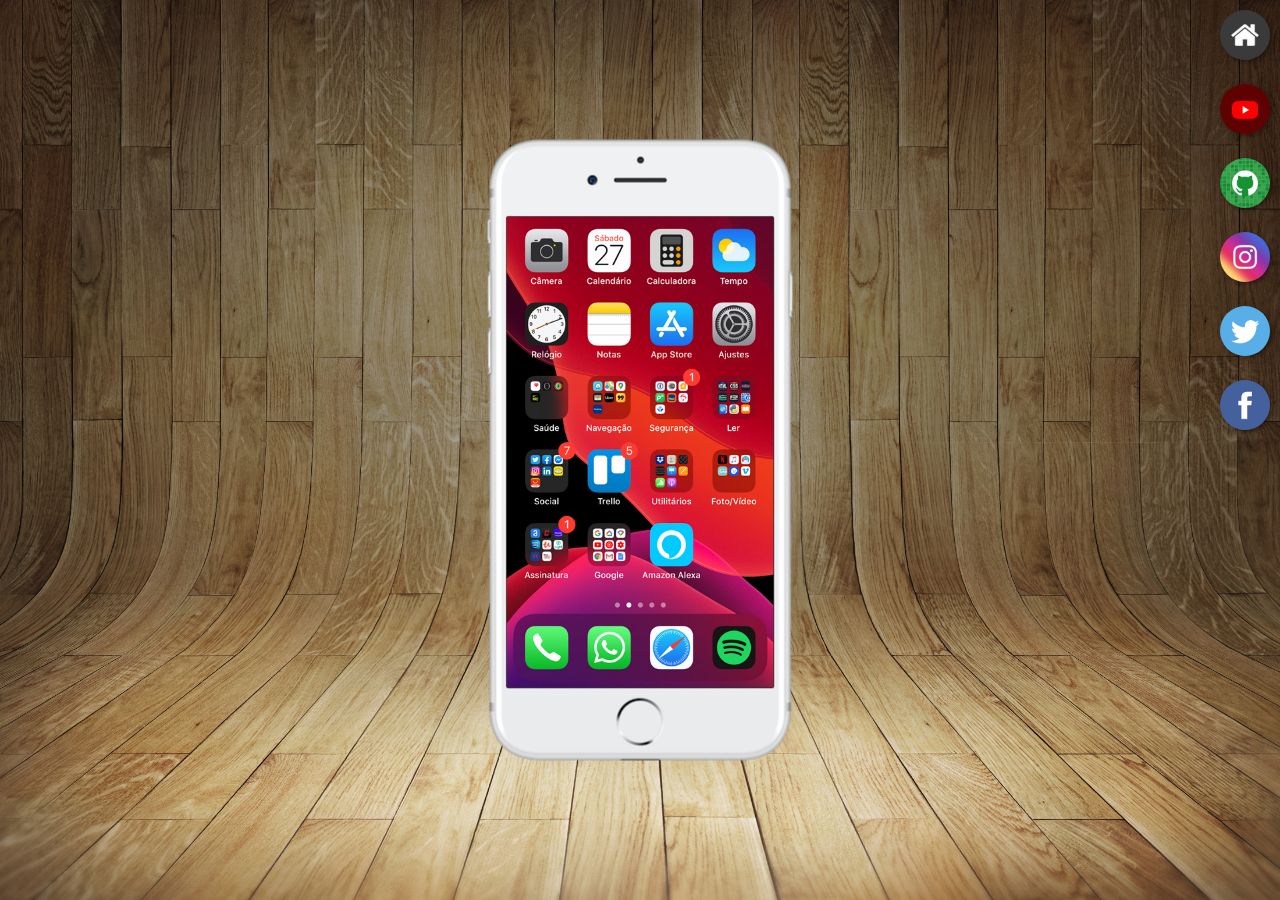
<file: index.html>
<!DOCTYPE html>
<html lang="pt-br">
<head>
    <meta charset="UTF-8">
    <meta name="viewport" content="width=device-width, initial-scale=1.0">
    <title>Projeto redes sociais</title>
    <link rel="stylesheet" href="./estilos/styles.css">
    <link rel="shortcut icon" href="/favicon.ico" type="image/x-icon">
</head>
<body>
    <main>
        <section id="telefone">
            <iframe name="tela" id="tela" src="./home.html" frameborder="0">
                Seu navegador não é compátivel com isso.
            </iframe>
        </section>
        <section id="redes">
            <a href="./home.html" target="tela"><img src="./imagens/logo-home.jpg" alt="Home"></a><br>
            <a href="./yt.html" target="tela"><img src="./imagens/logo-youtube.jpg" alt="YouTube"></a><br>
            <a href="./gh.html" target="tela"><img src="./imagens/logo-github.jpg" alt="GitHub"></a><br>
            <a href="ig.html" target="tela"><img src="./imagens/logo-instagram.jpg" alt="Instagram"></a><br>
            <a href="./tt.html" target="tela"><img src="./imagens/logo-twitter.jpg" alt="Twitter"></a><br>
            <a href="./face.html" target="tela"><img src="./imagens/logo-facebook.jpg" alt="Facebook"></a><br>
        </section>
    </main>
</body>
</html>
</file>
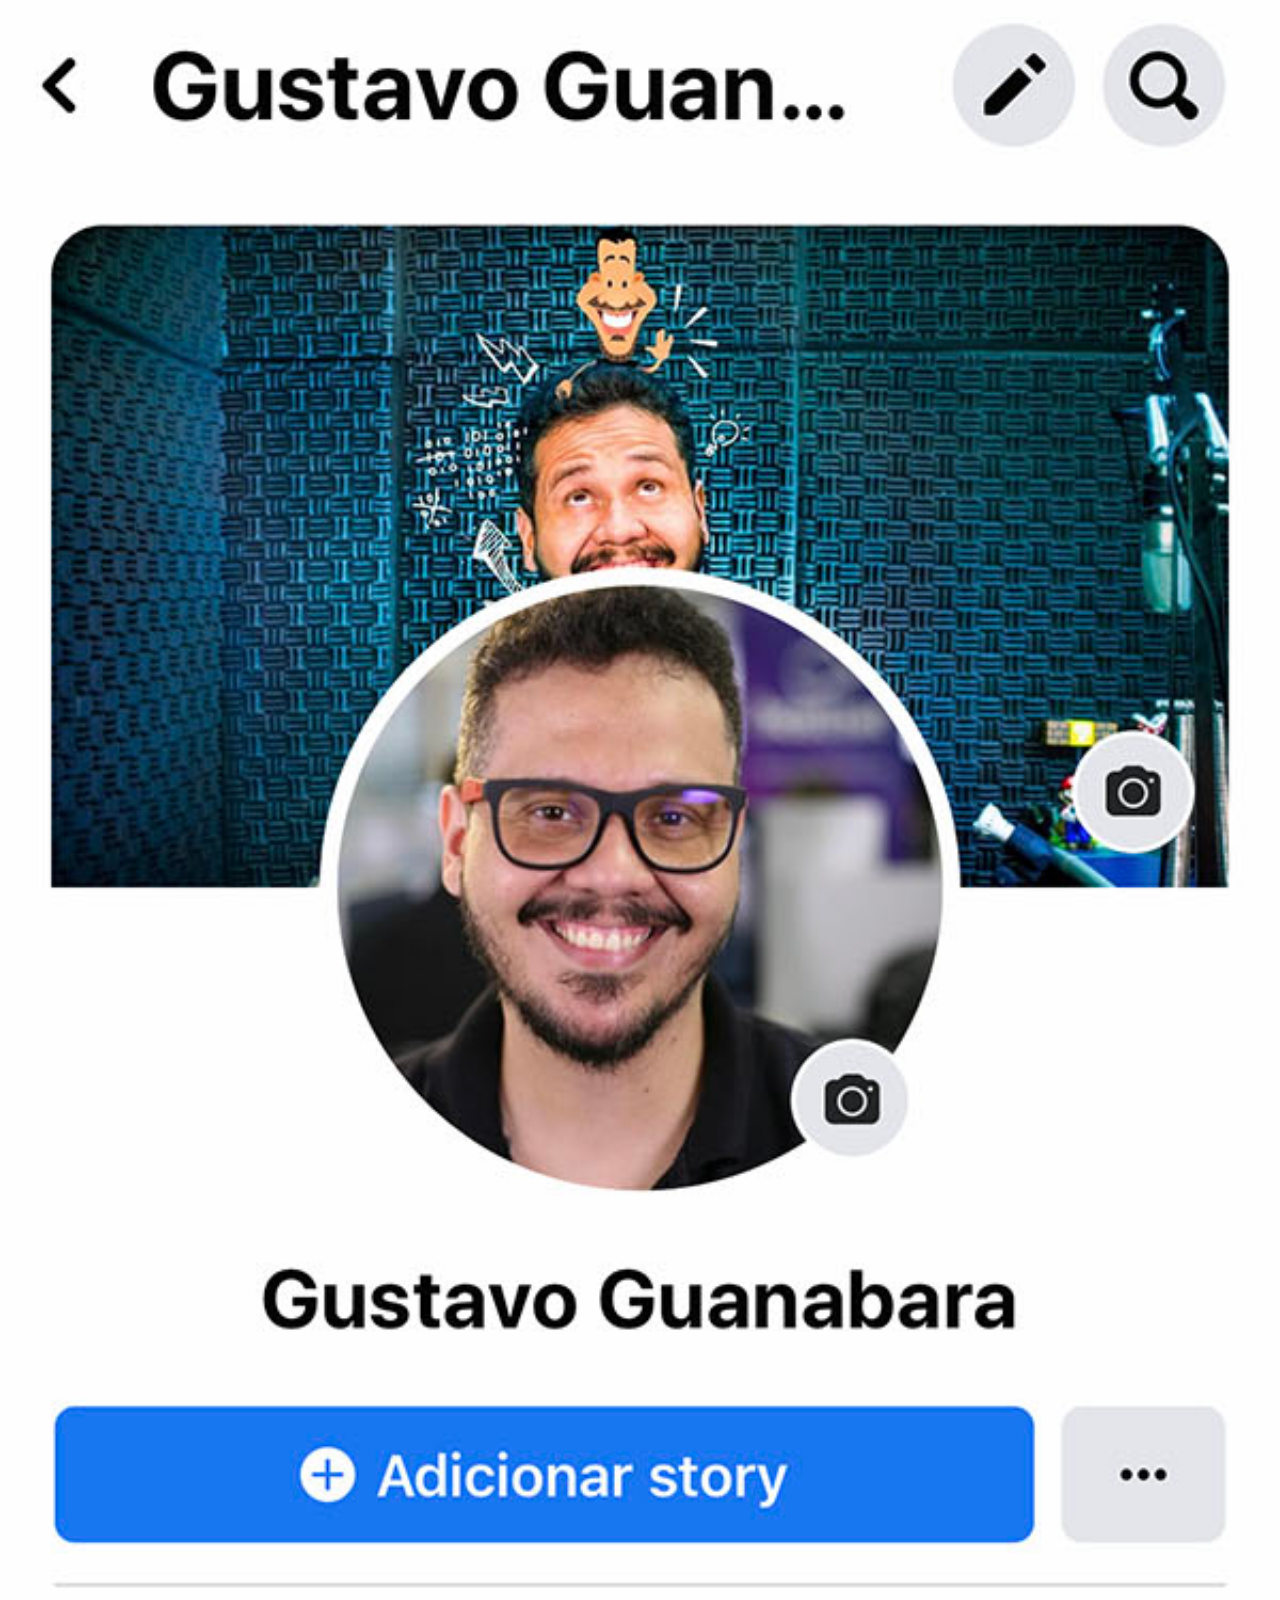
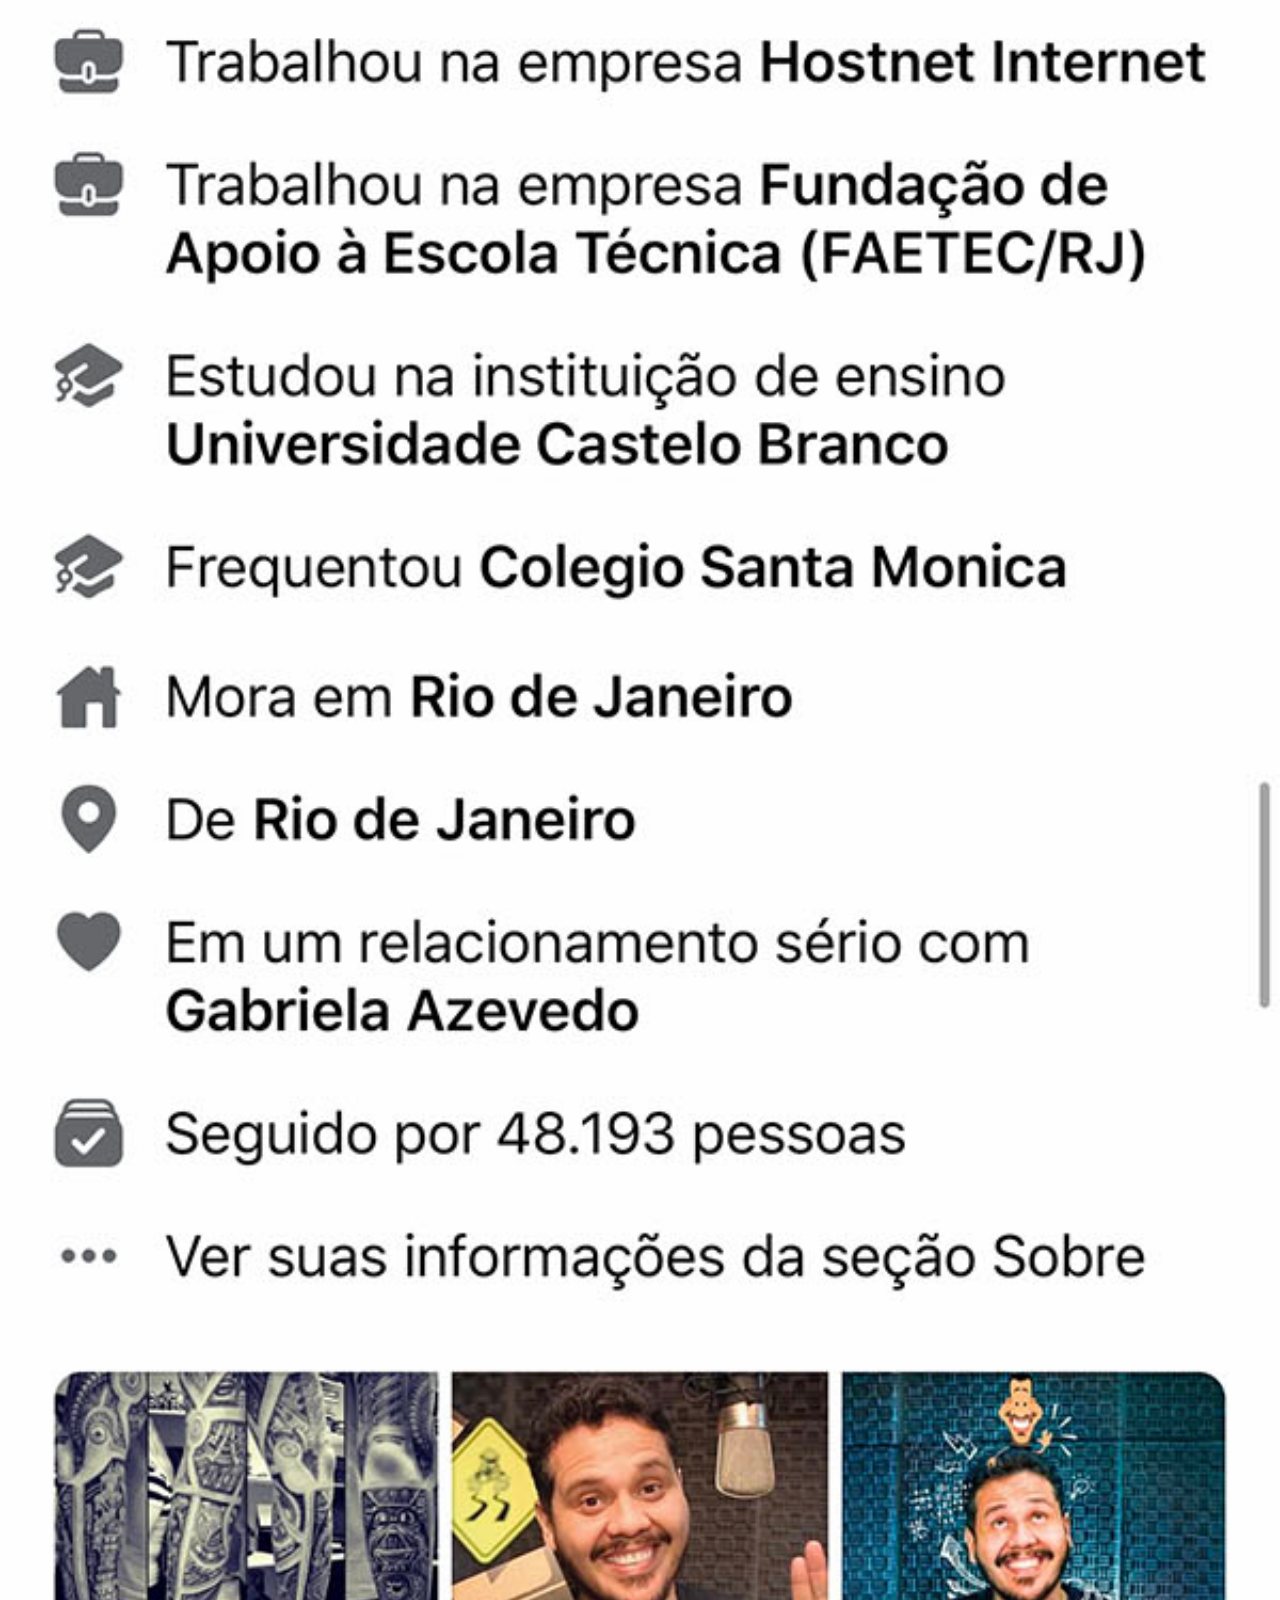
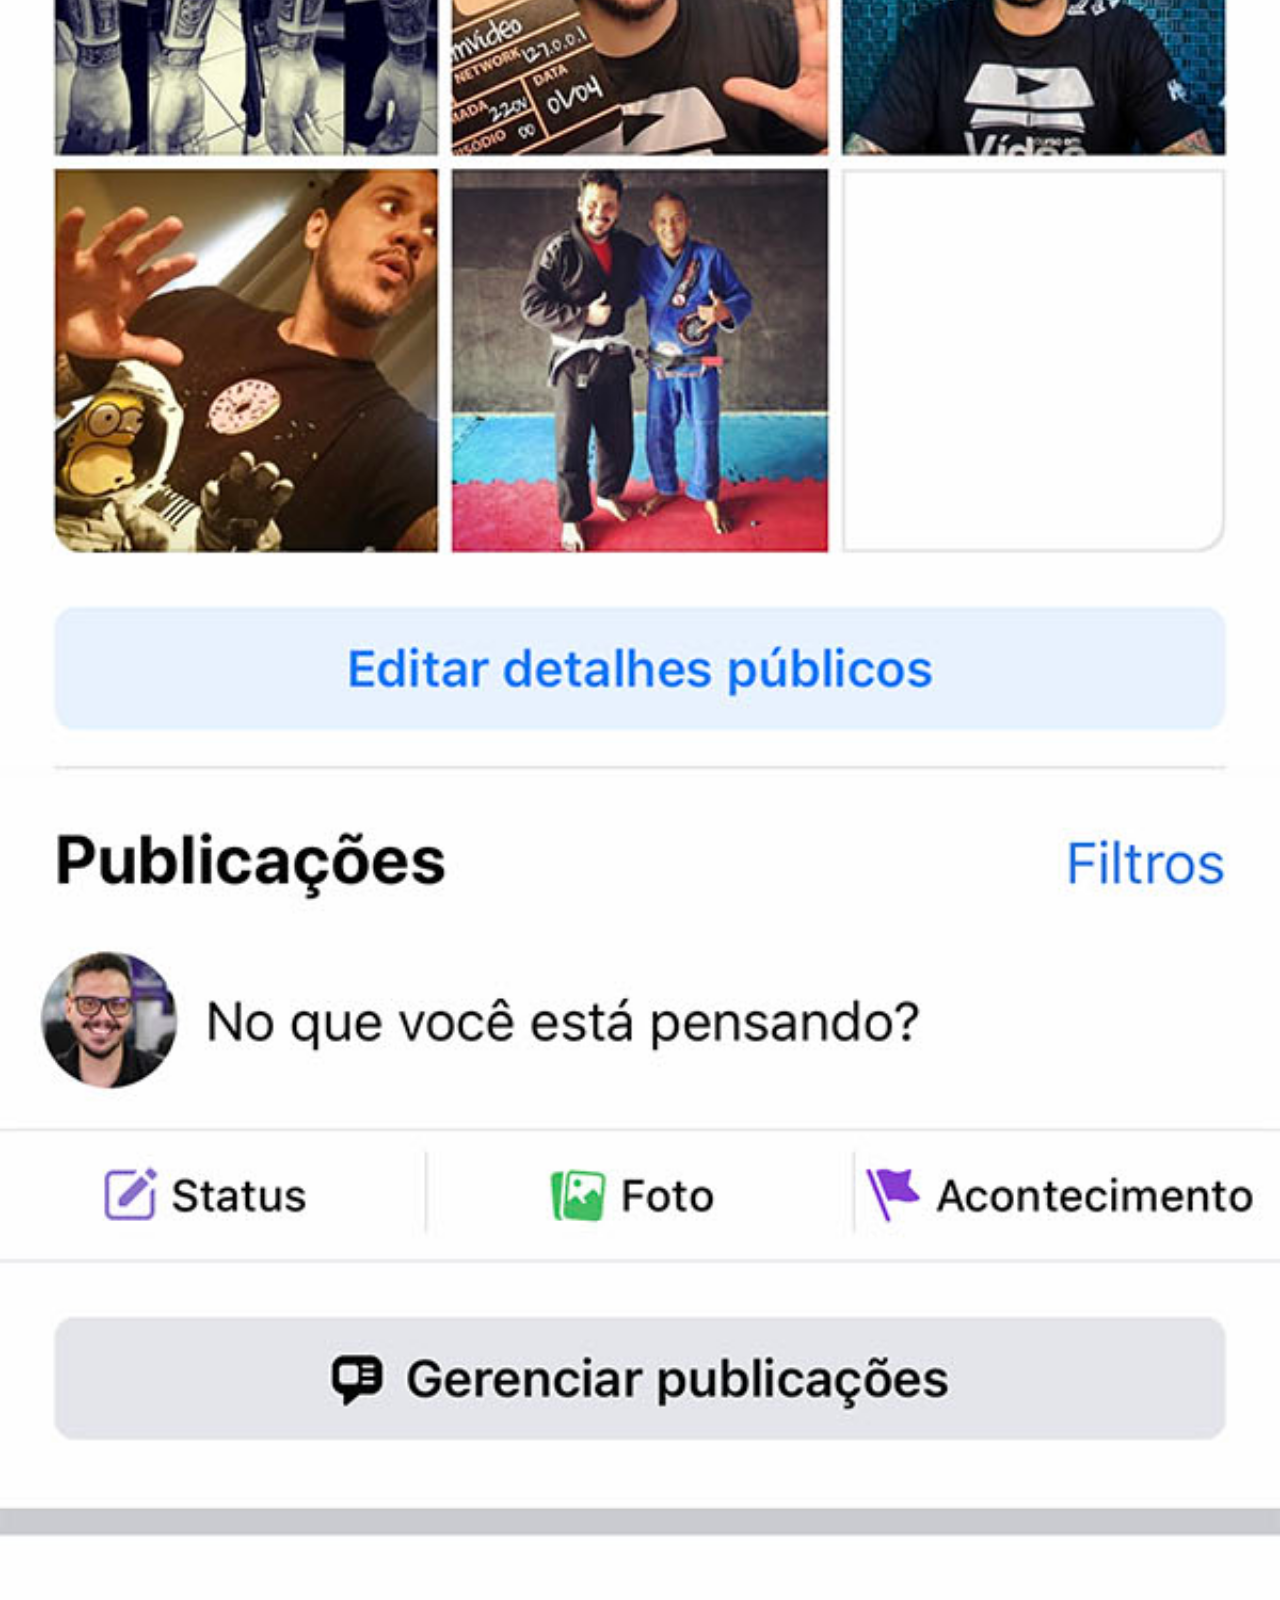
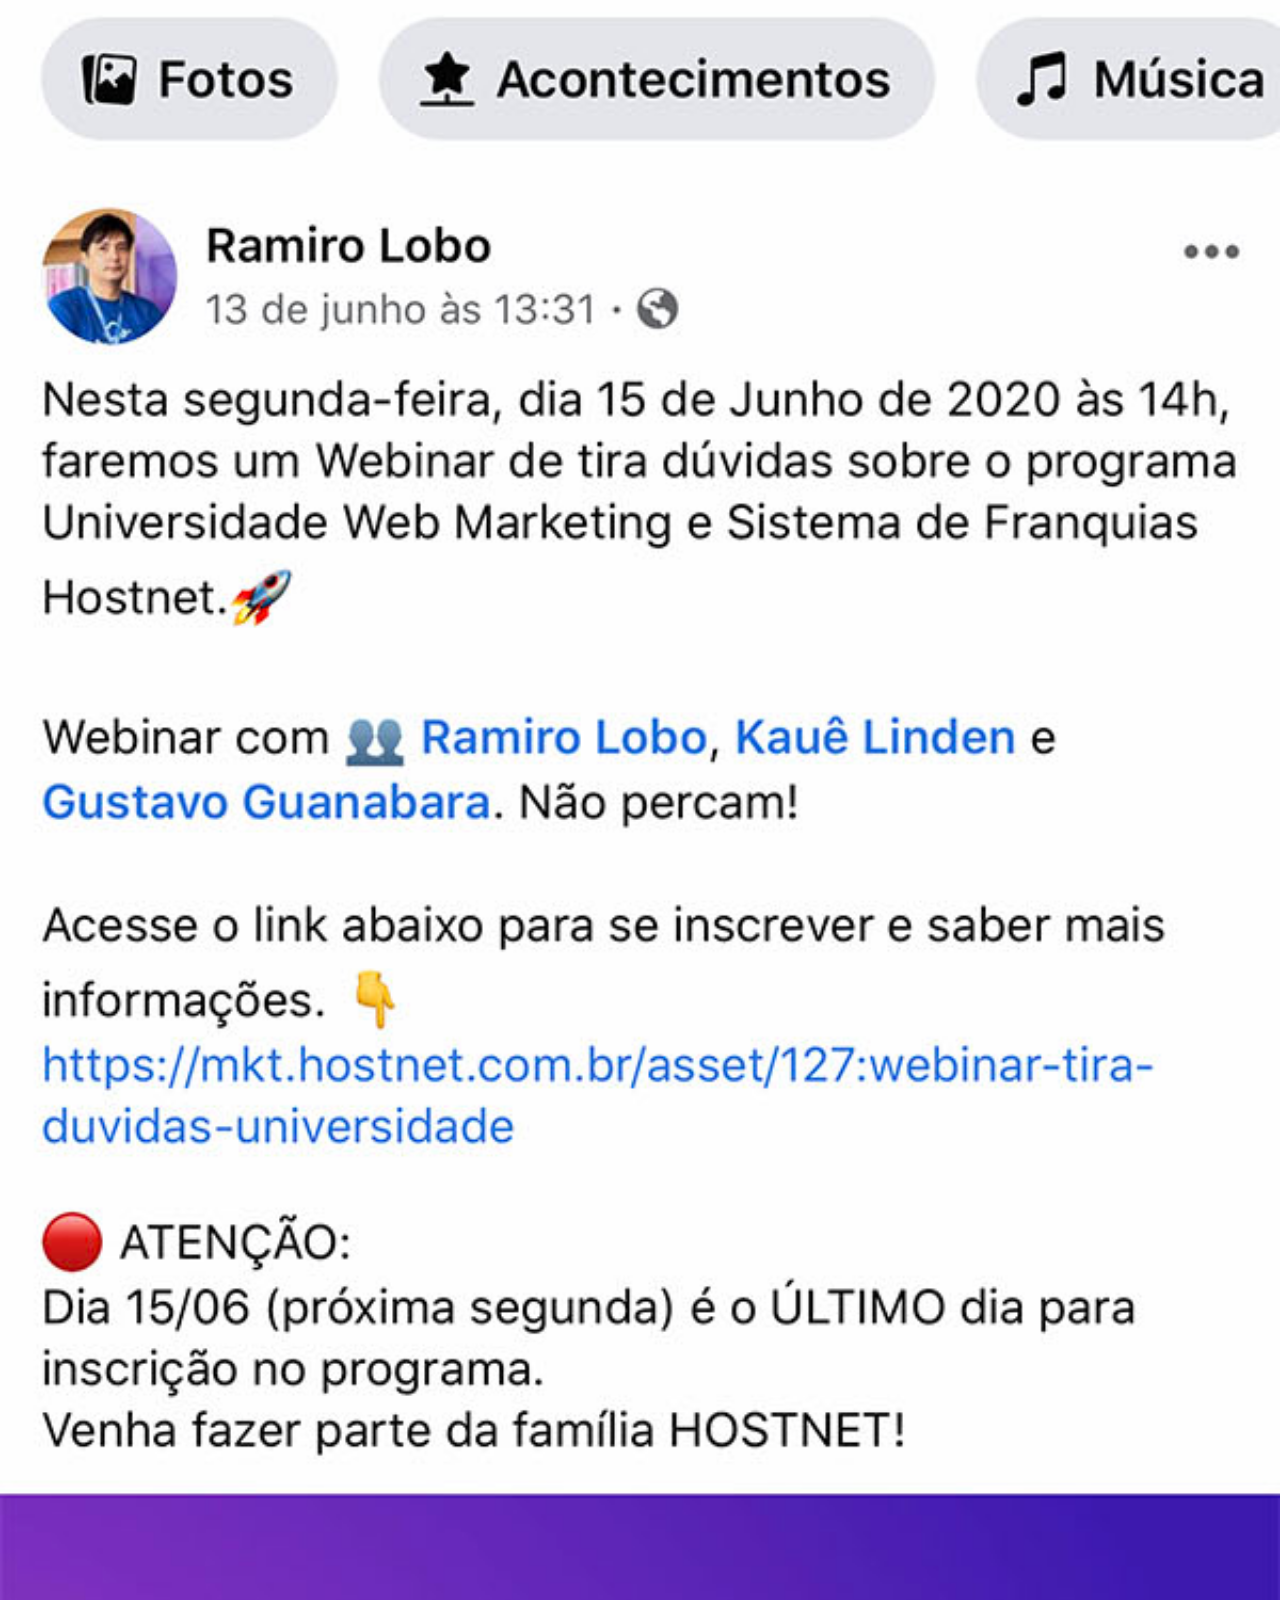
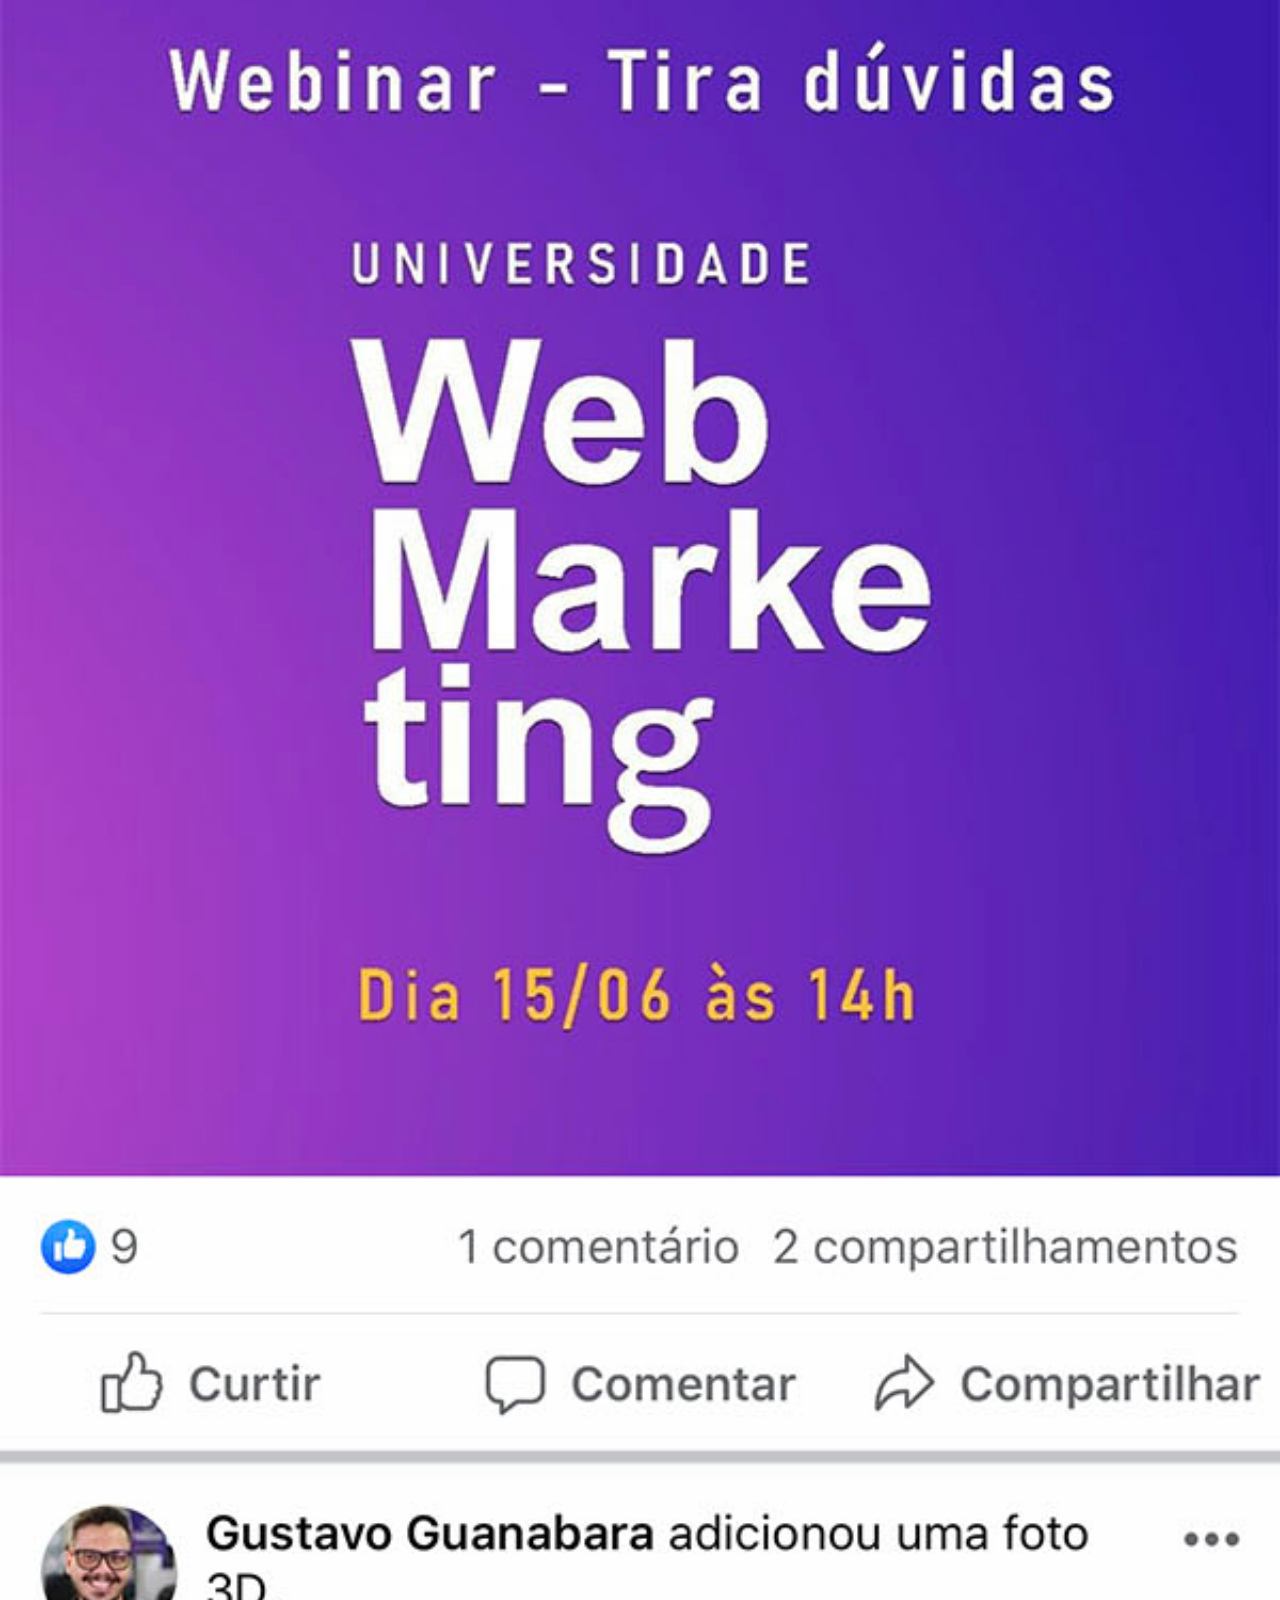
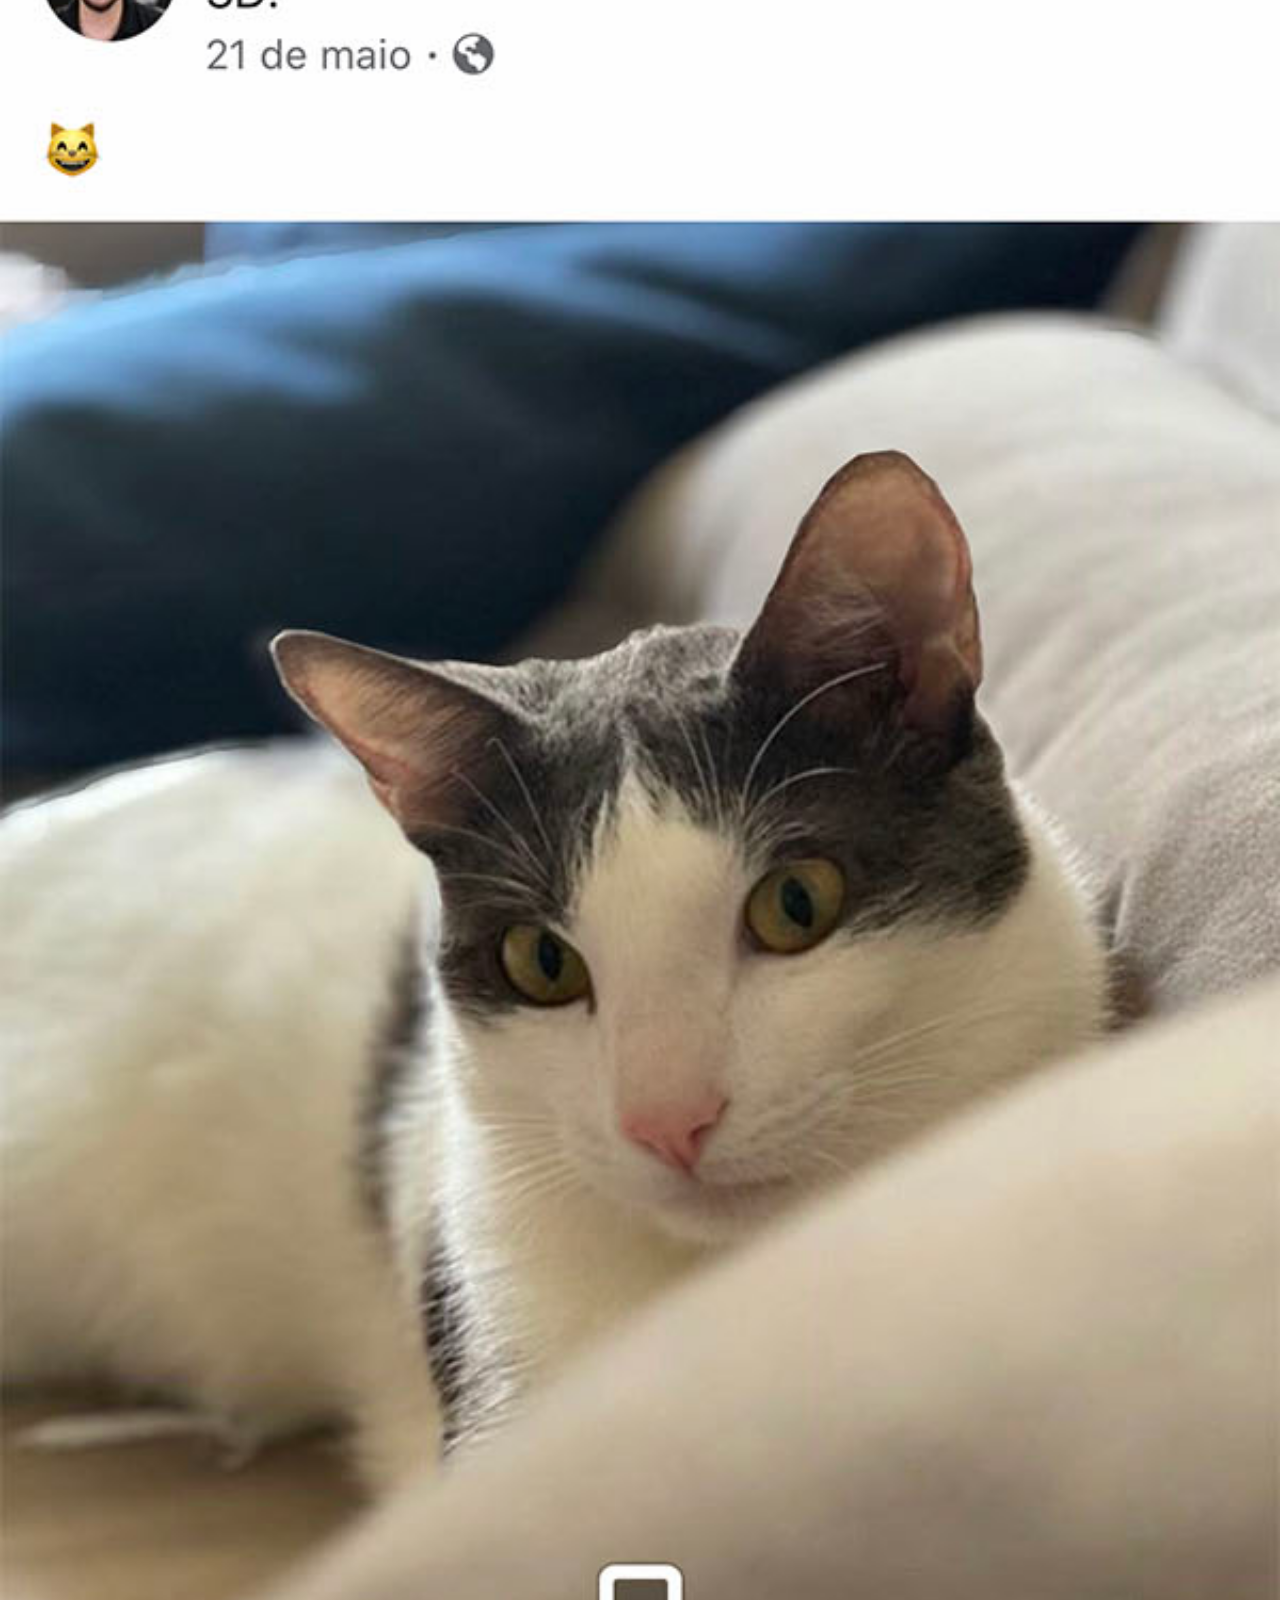
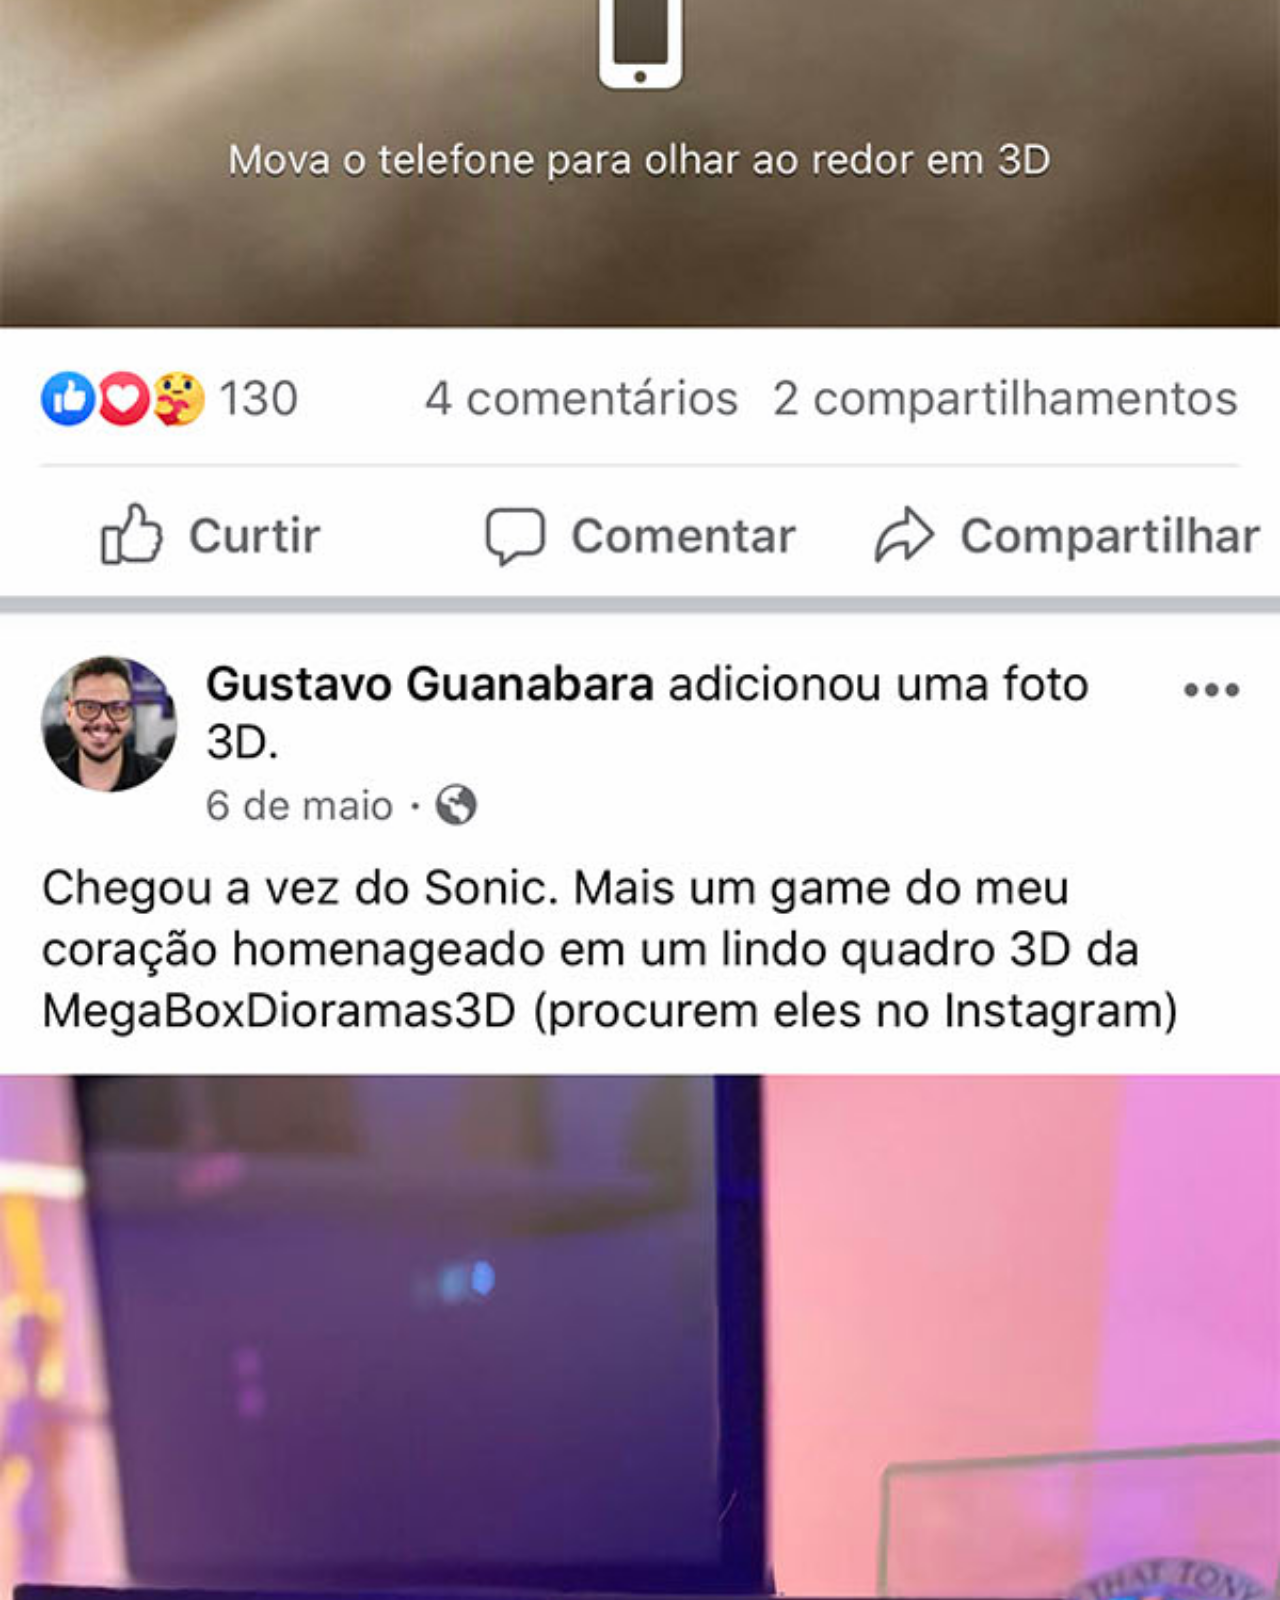
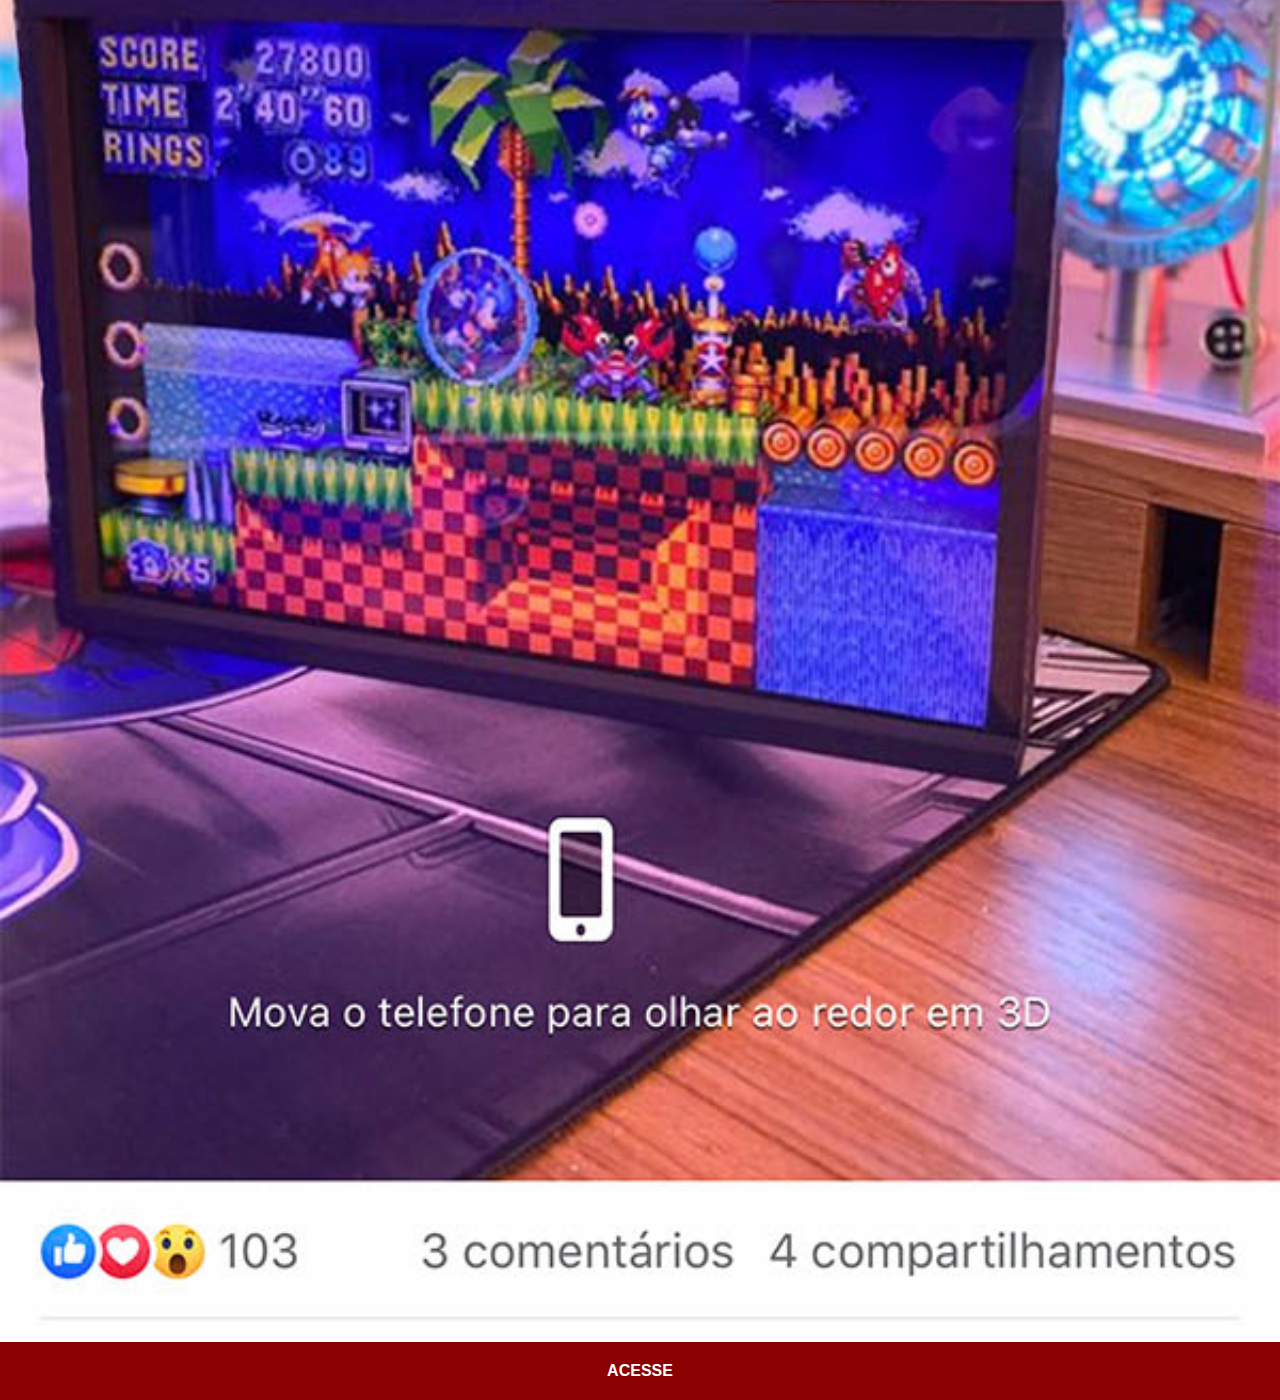
<file: face.html>
<!DOCTYPE html>
<html lang="pt-br">
<head>
    <meta charset="UTF-8">
    <meta name="viewport" content="width=device-width, initial-scale=1.0">
    <title>Facebook</title>
    <link rel="stylesheet" href="./social.css">
</head>
<body>
    <img src="./imagens/tela-facebook.jpg" alt="Facebook">
    <a href="https://www.facebook.com/profile.php?id=100064555327993">ACESSE</a>
</body>
</html>
</file>
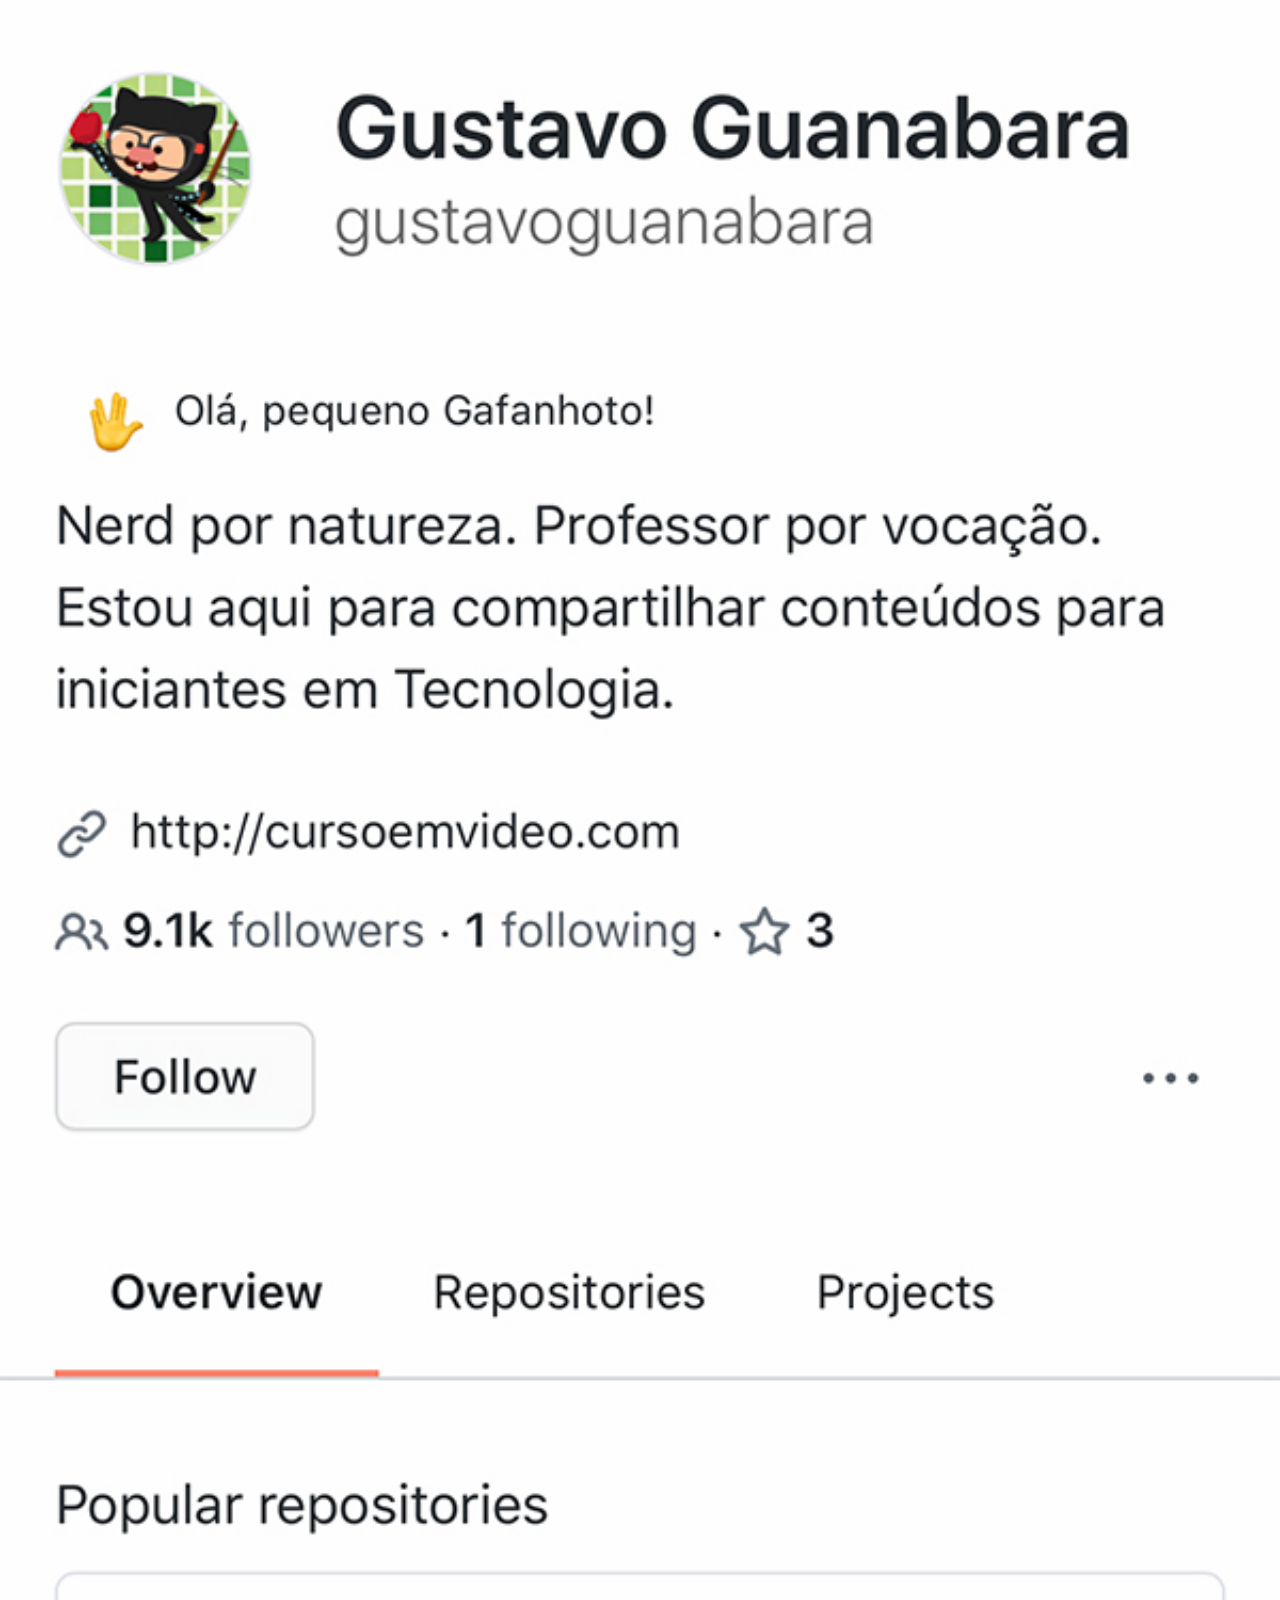
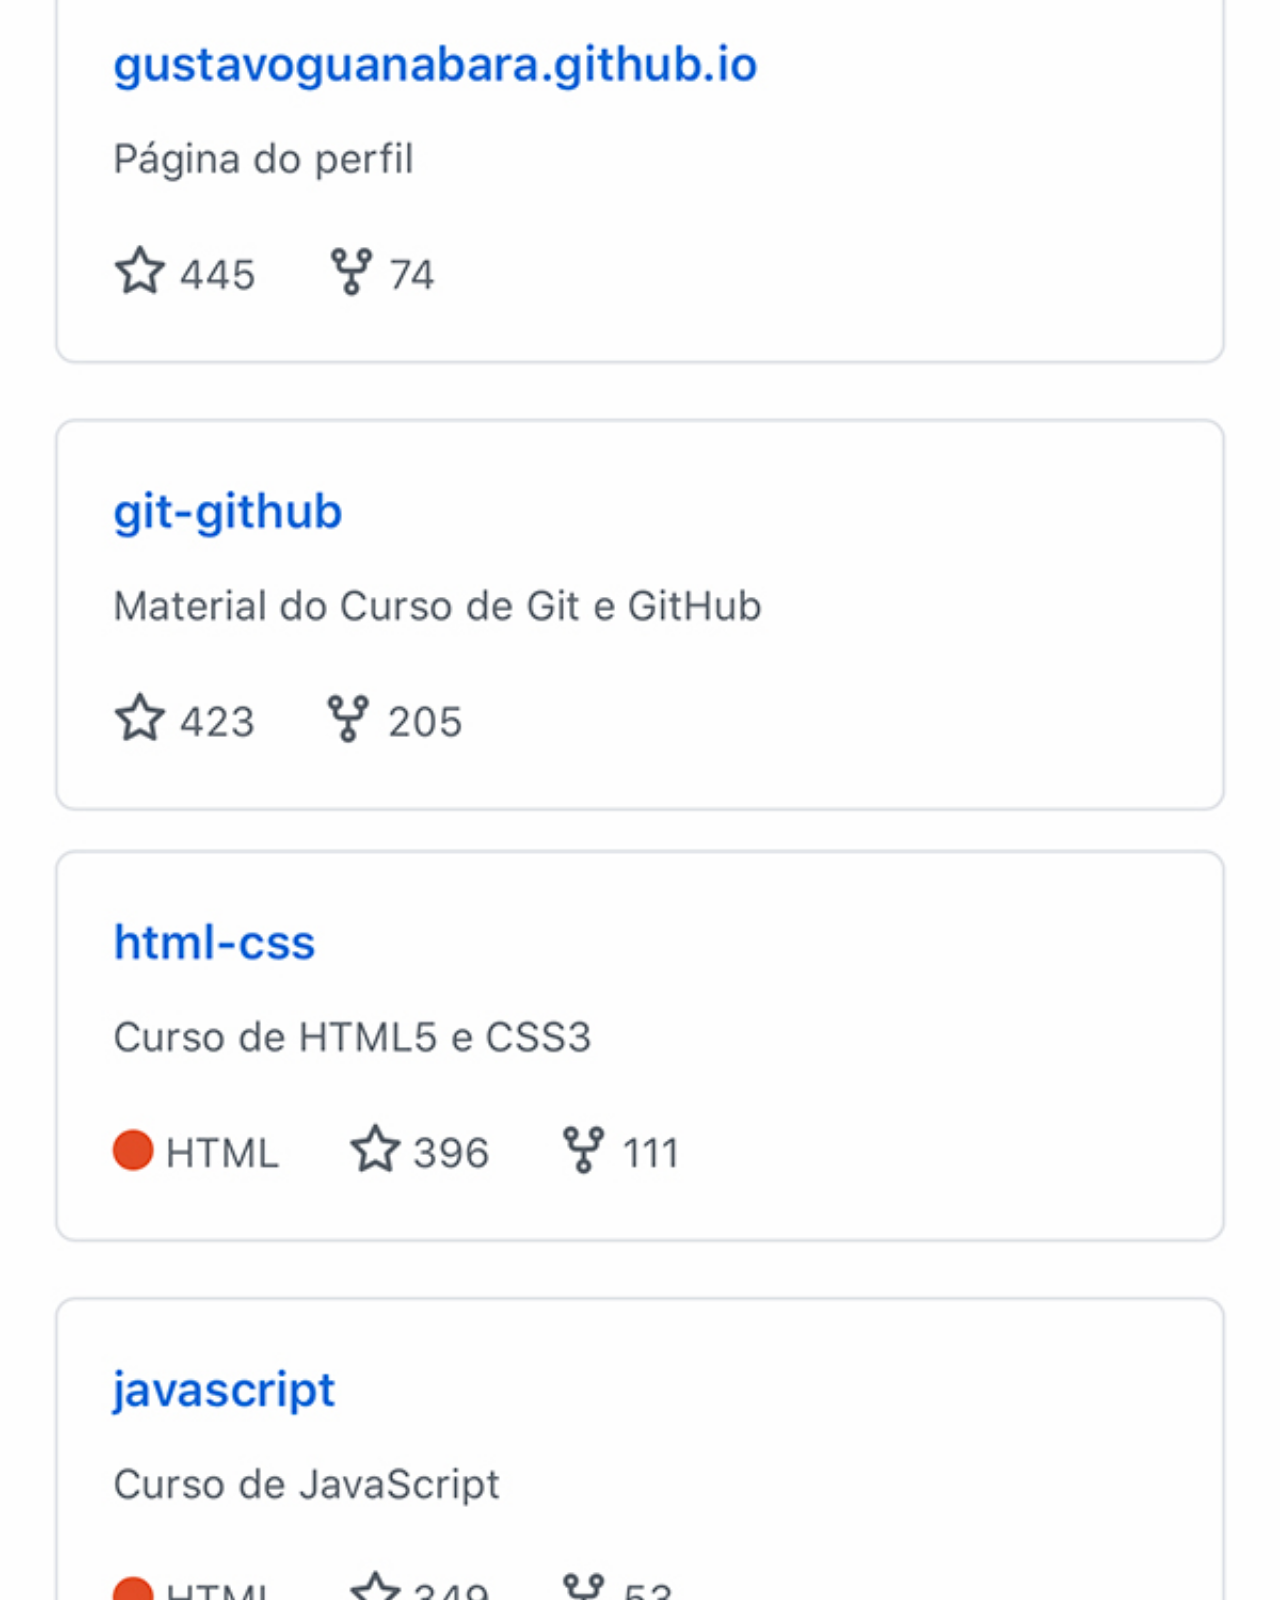
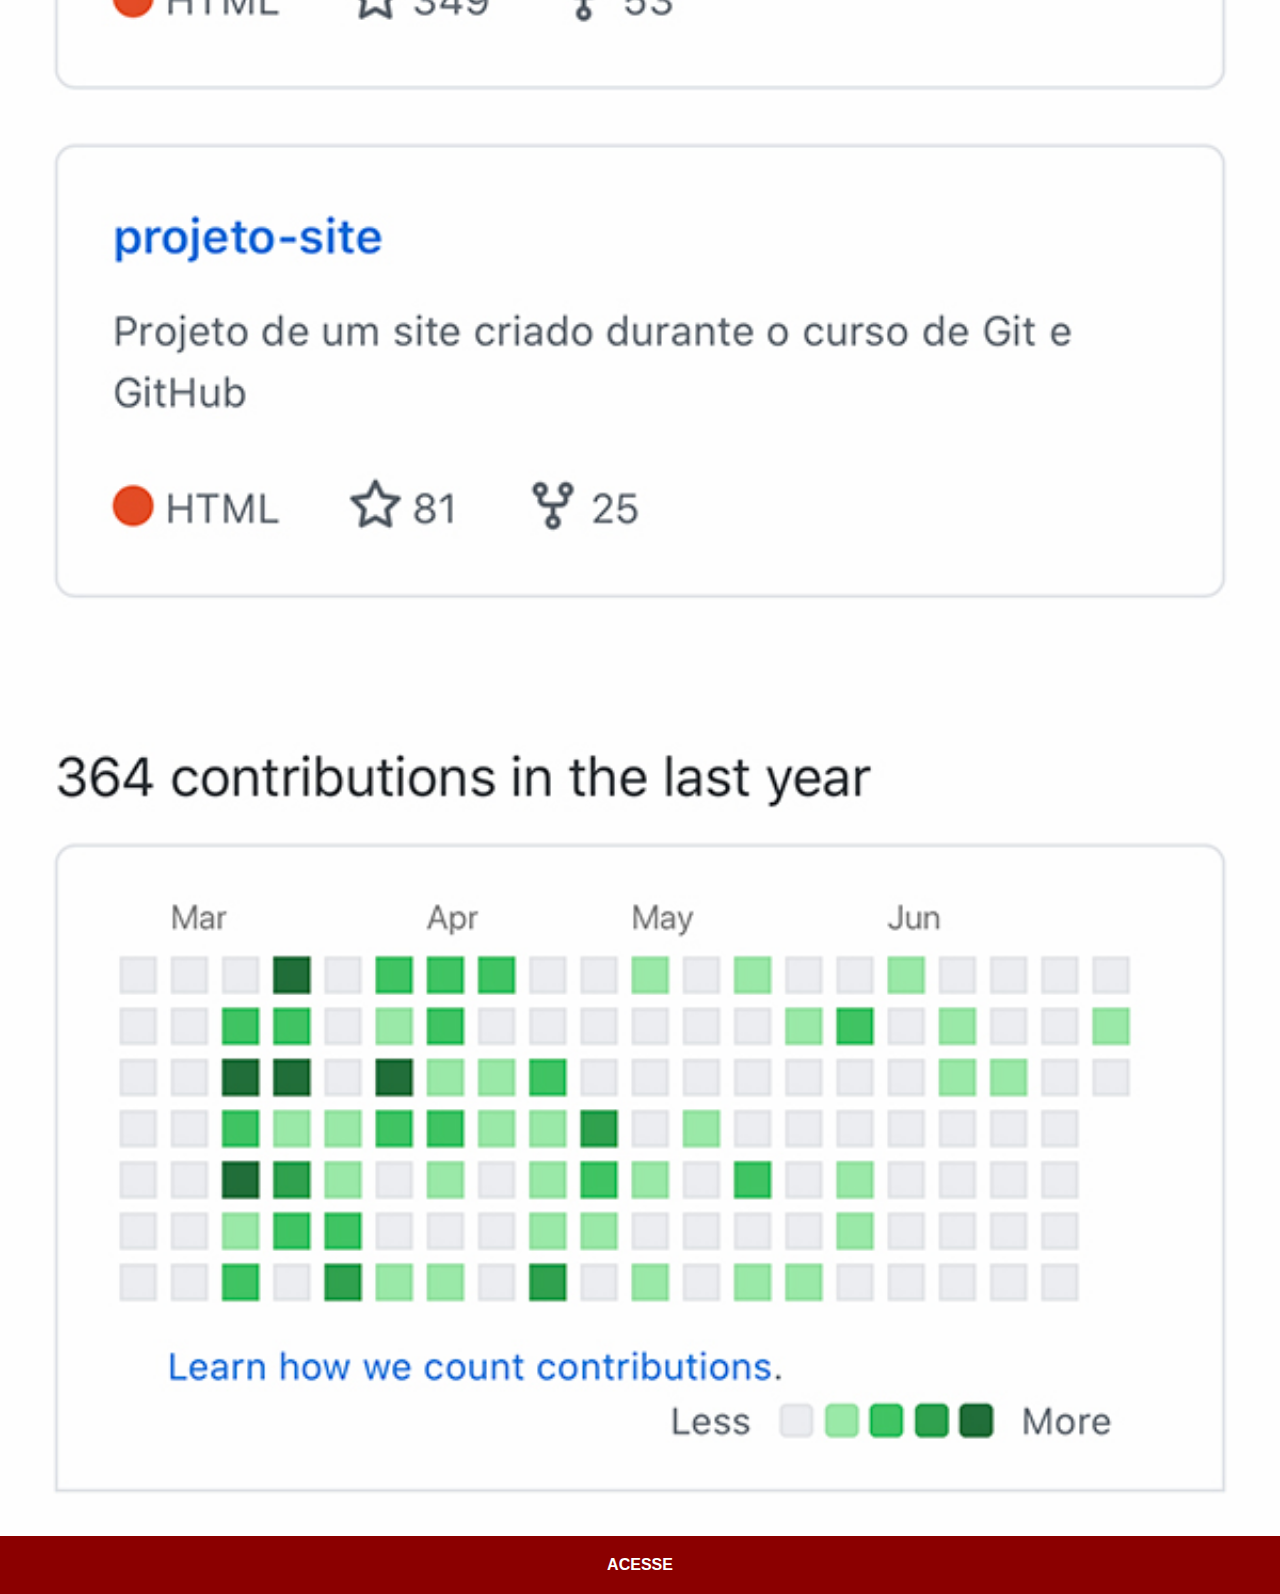
<file: gh.html>
<!DOCTYPE html>
<html lang="pt-br">
<head>
    <meta charset="UTF-8">
    <meta name="viewport" content="width=device-width, initial-scale=1.0">
    <title>GitHub</title>
    <link rel="stylesheet" href="./social.css">
</head>
<body>
    <img src="./imagens/tela-github.jpg" alt="GitHub">
    <a href="https://github.com/luisffelip">ACESSE</a>
</body>
</html>
</file>
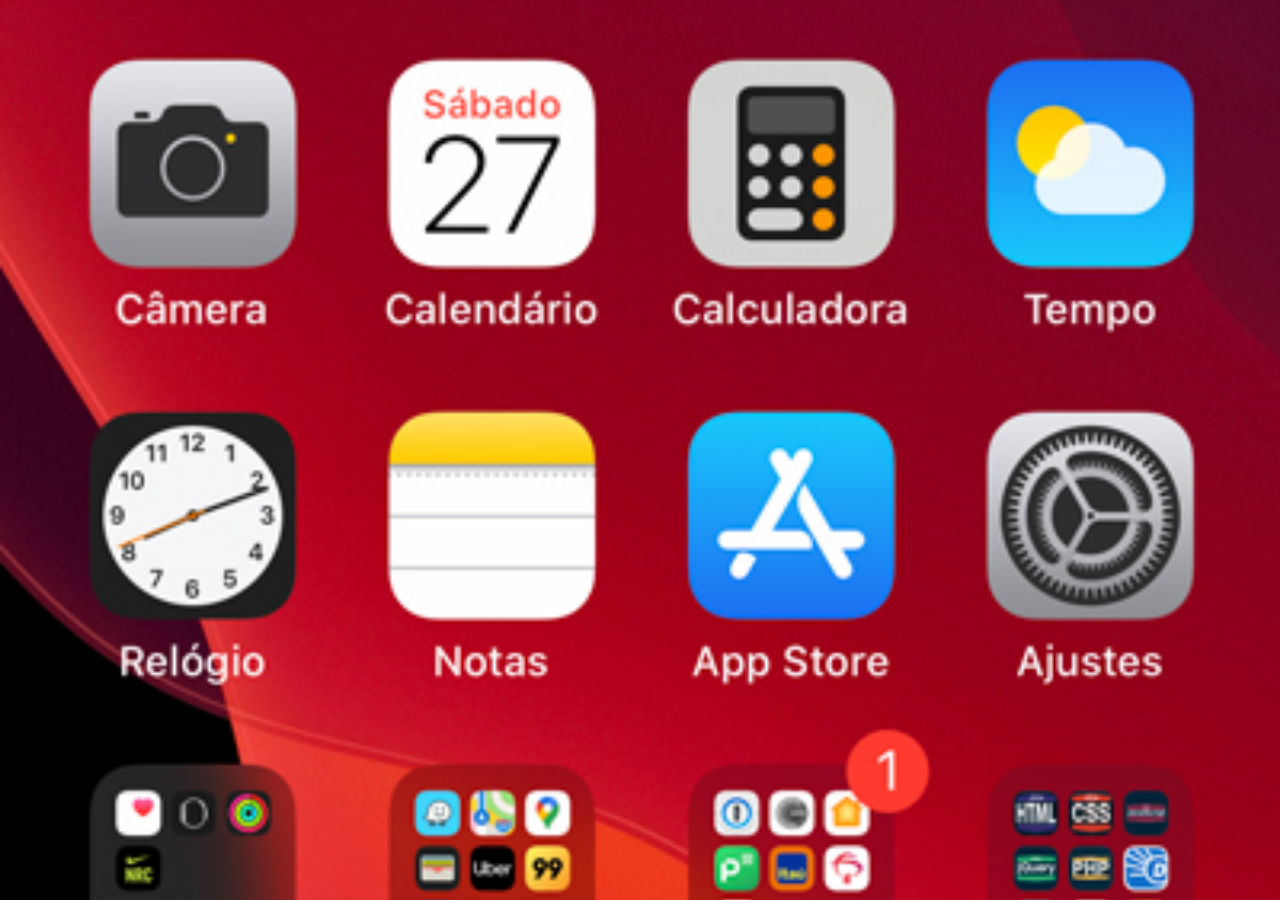
<file: home.html>
<!DOCTYPE html>
<html lang="pt-br">
<head>
    <meta charset="UTF-8">
    <meta name="viewport" content="width=device-width, initial-scale=1.0">
    <title>Home</title>
    <style>
        * {
            margin: 0;
            padding: 0;
        }

        body {
            width: 100vw;
            height: 100vh;
            background: black url(./imagens/tela-home.jpg) no-repeat top center;
            background-size: cover;
        }
    </style>
</head>
<body>
    
</body>
</html>
</file>
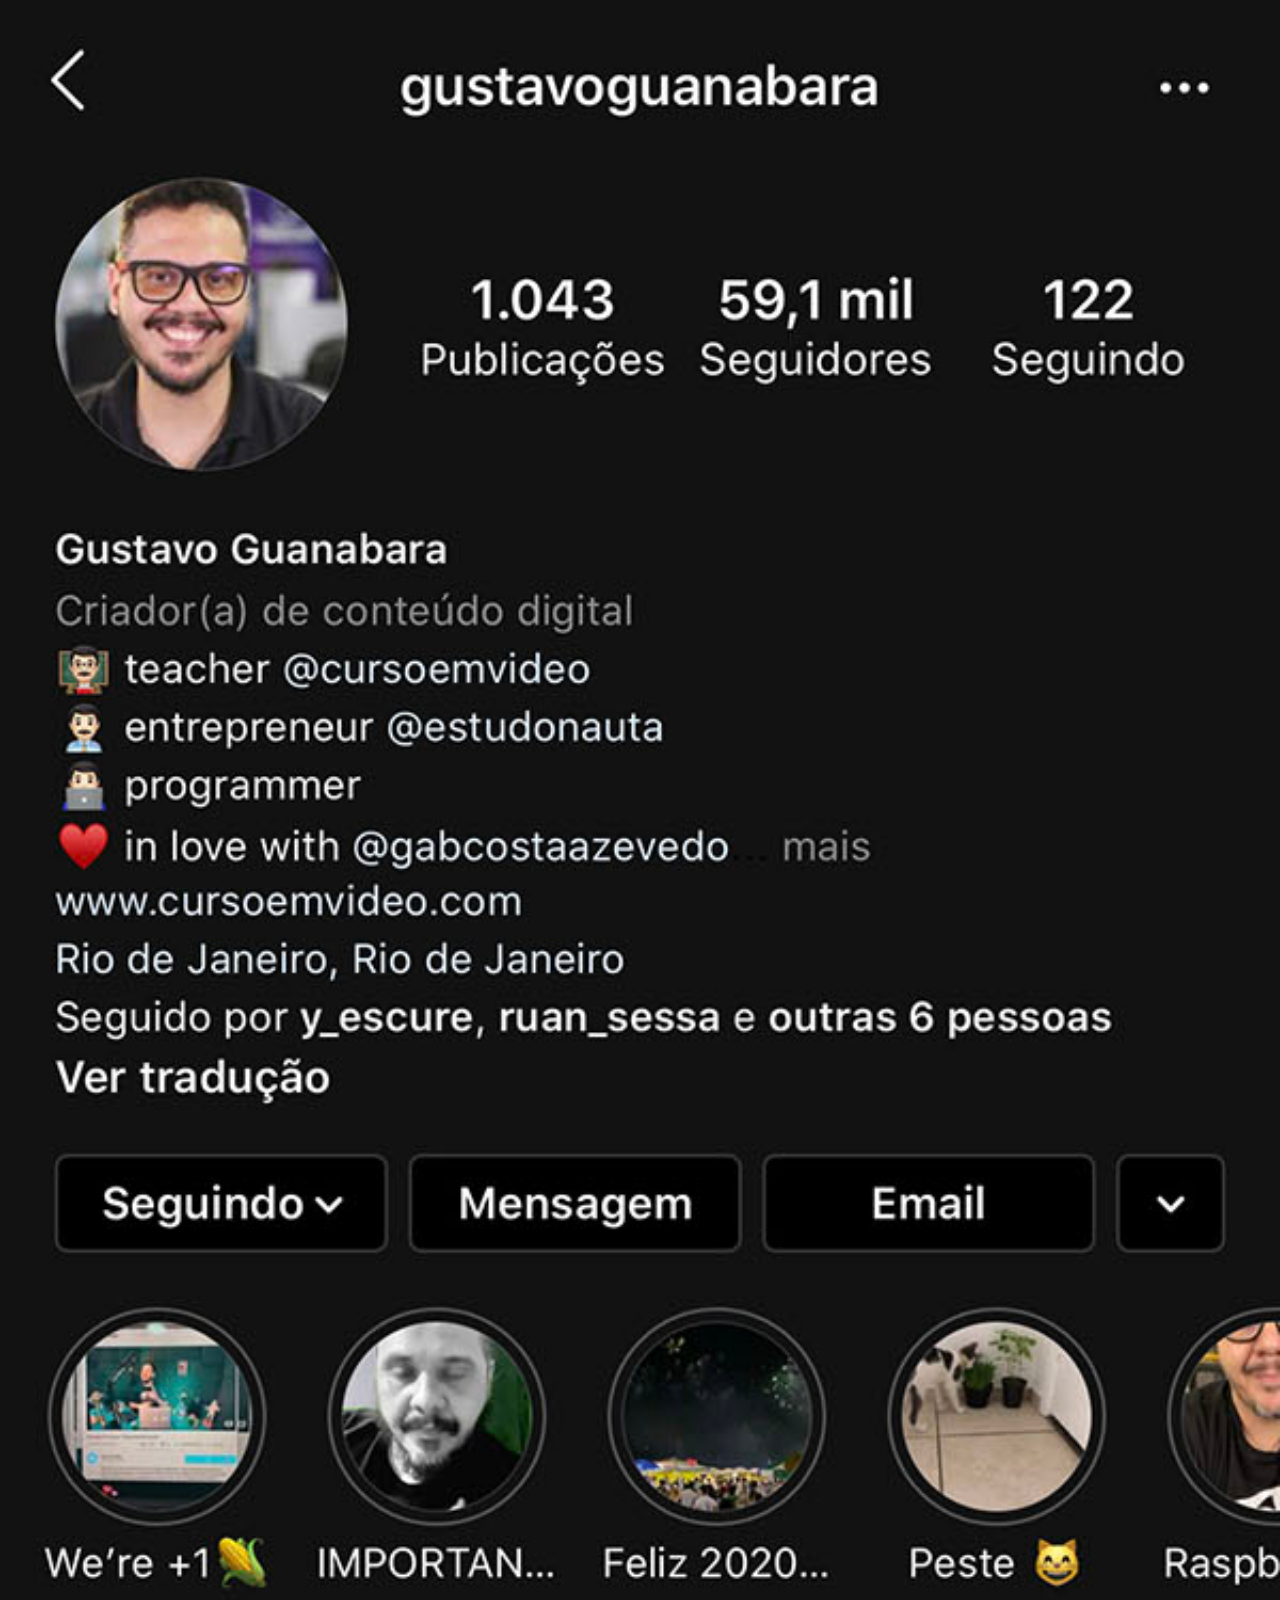
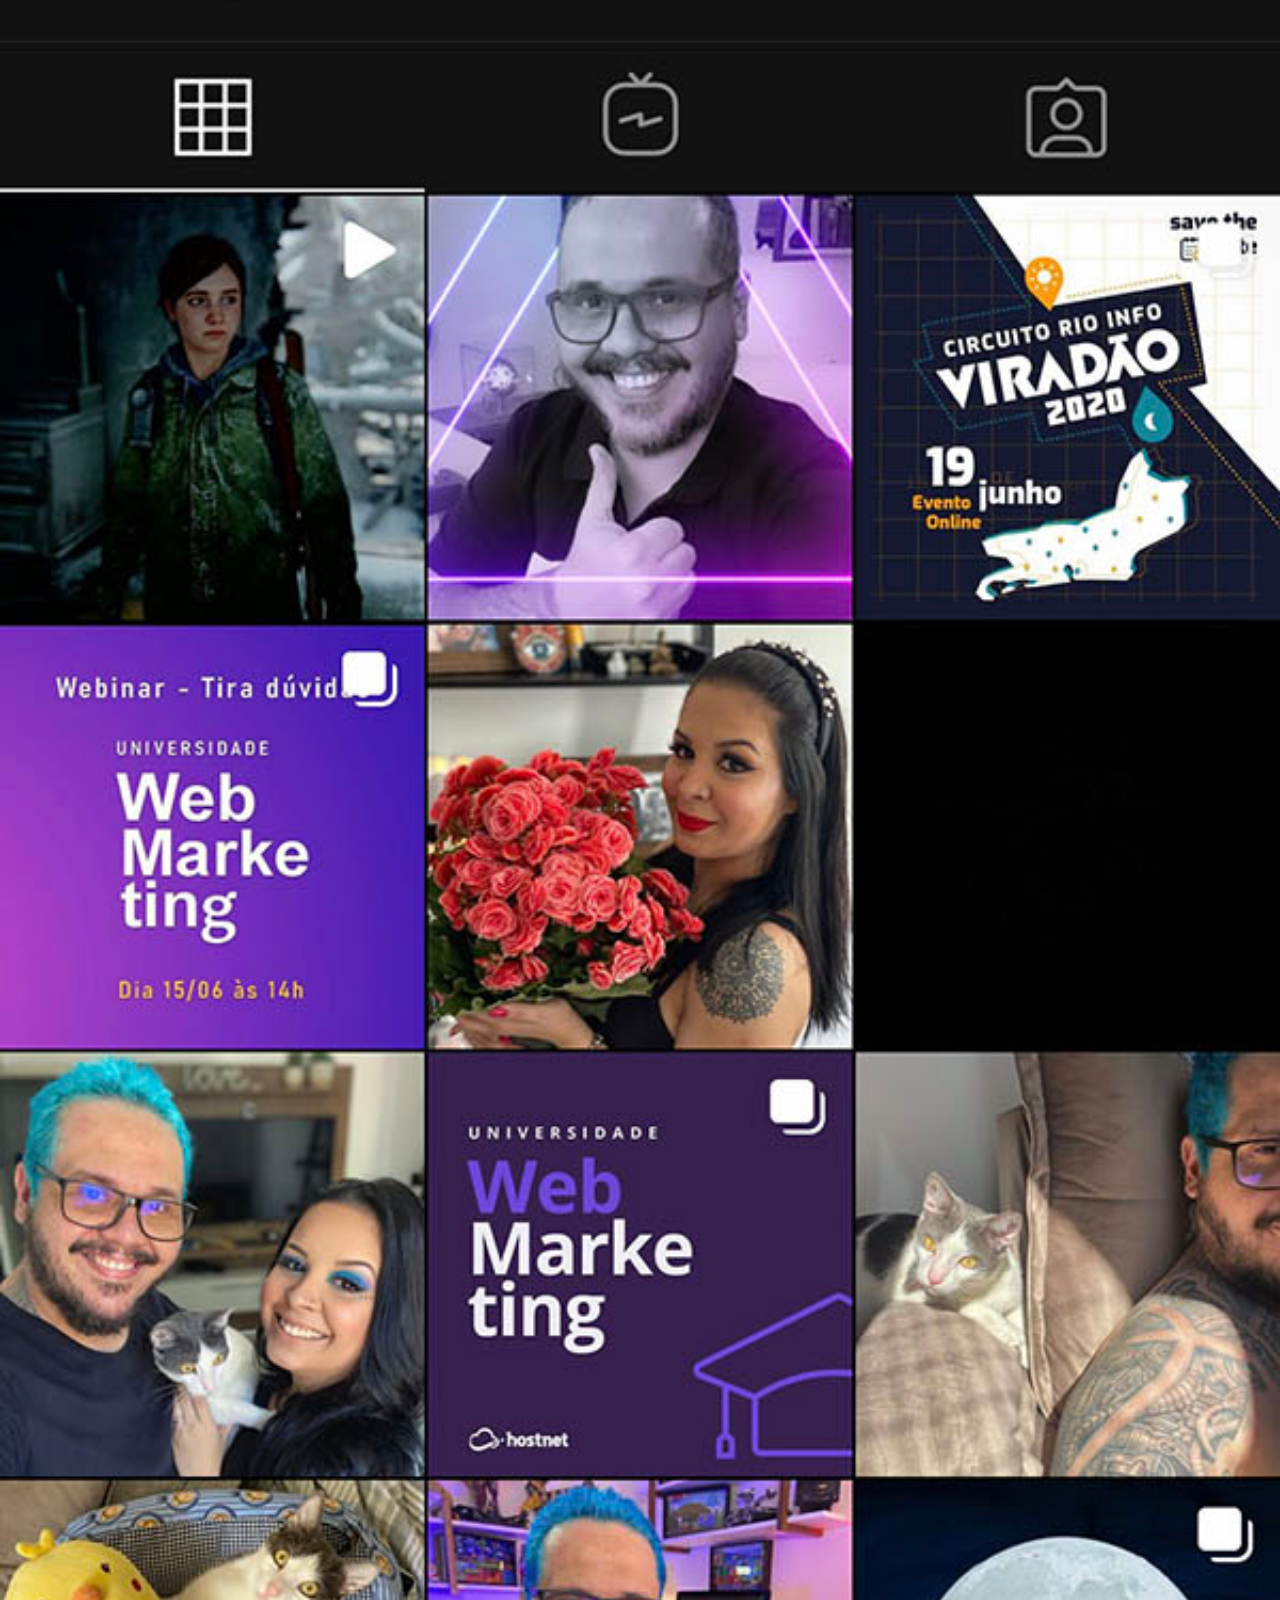
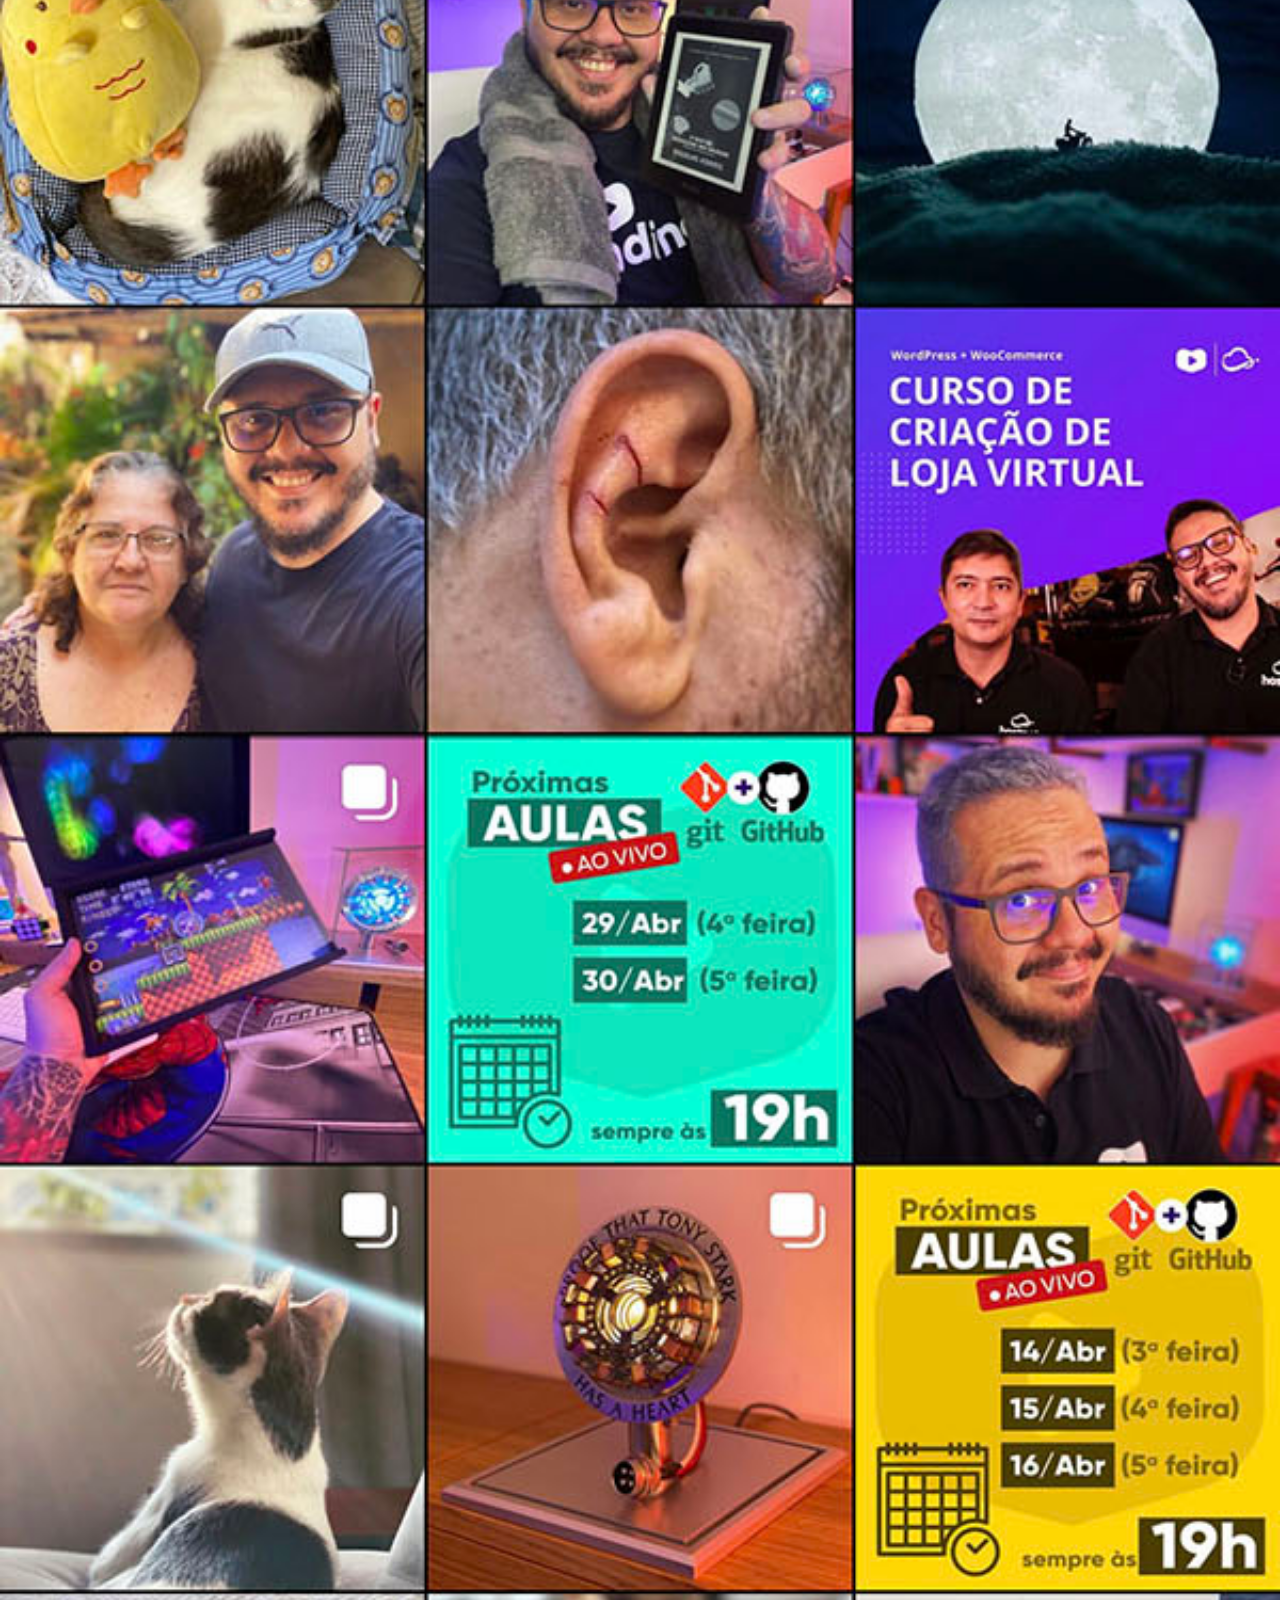
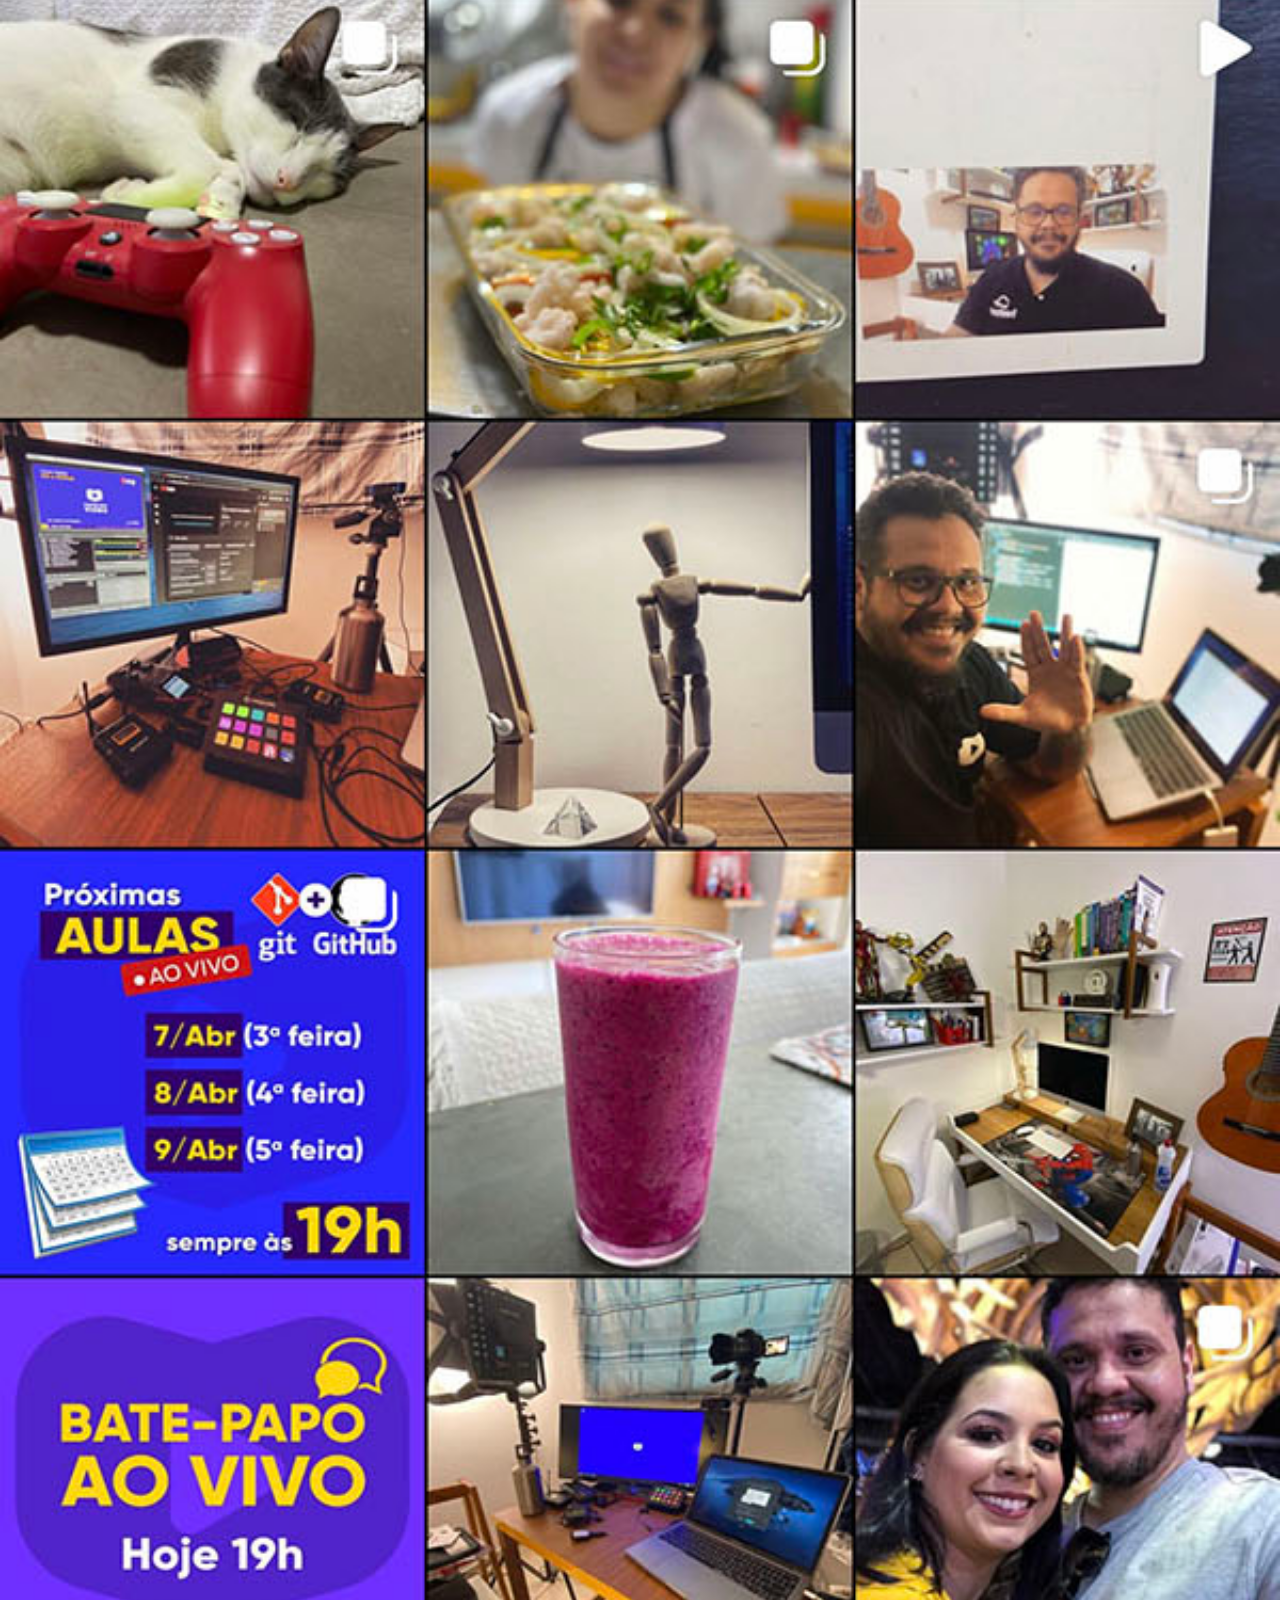
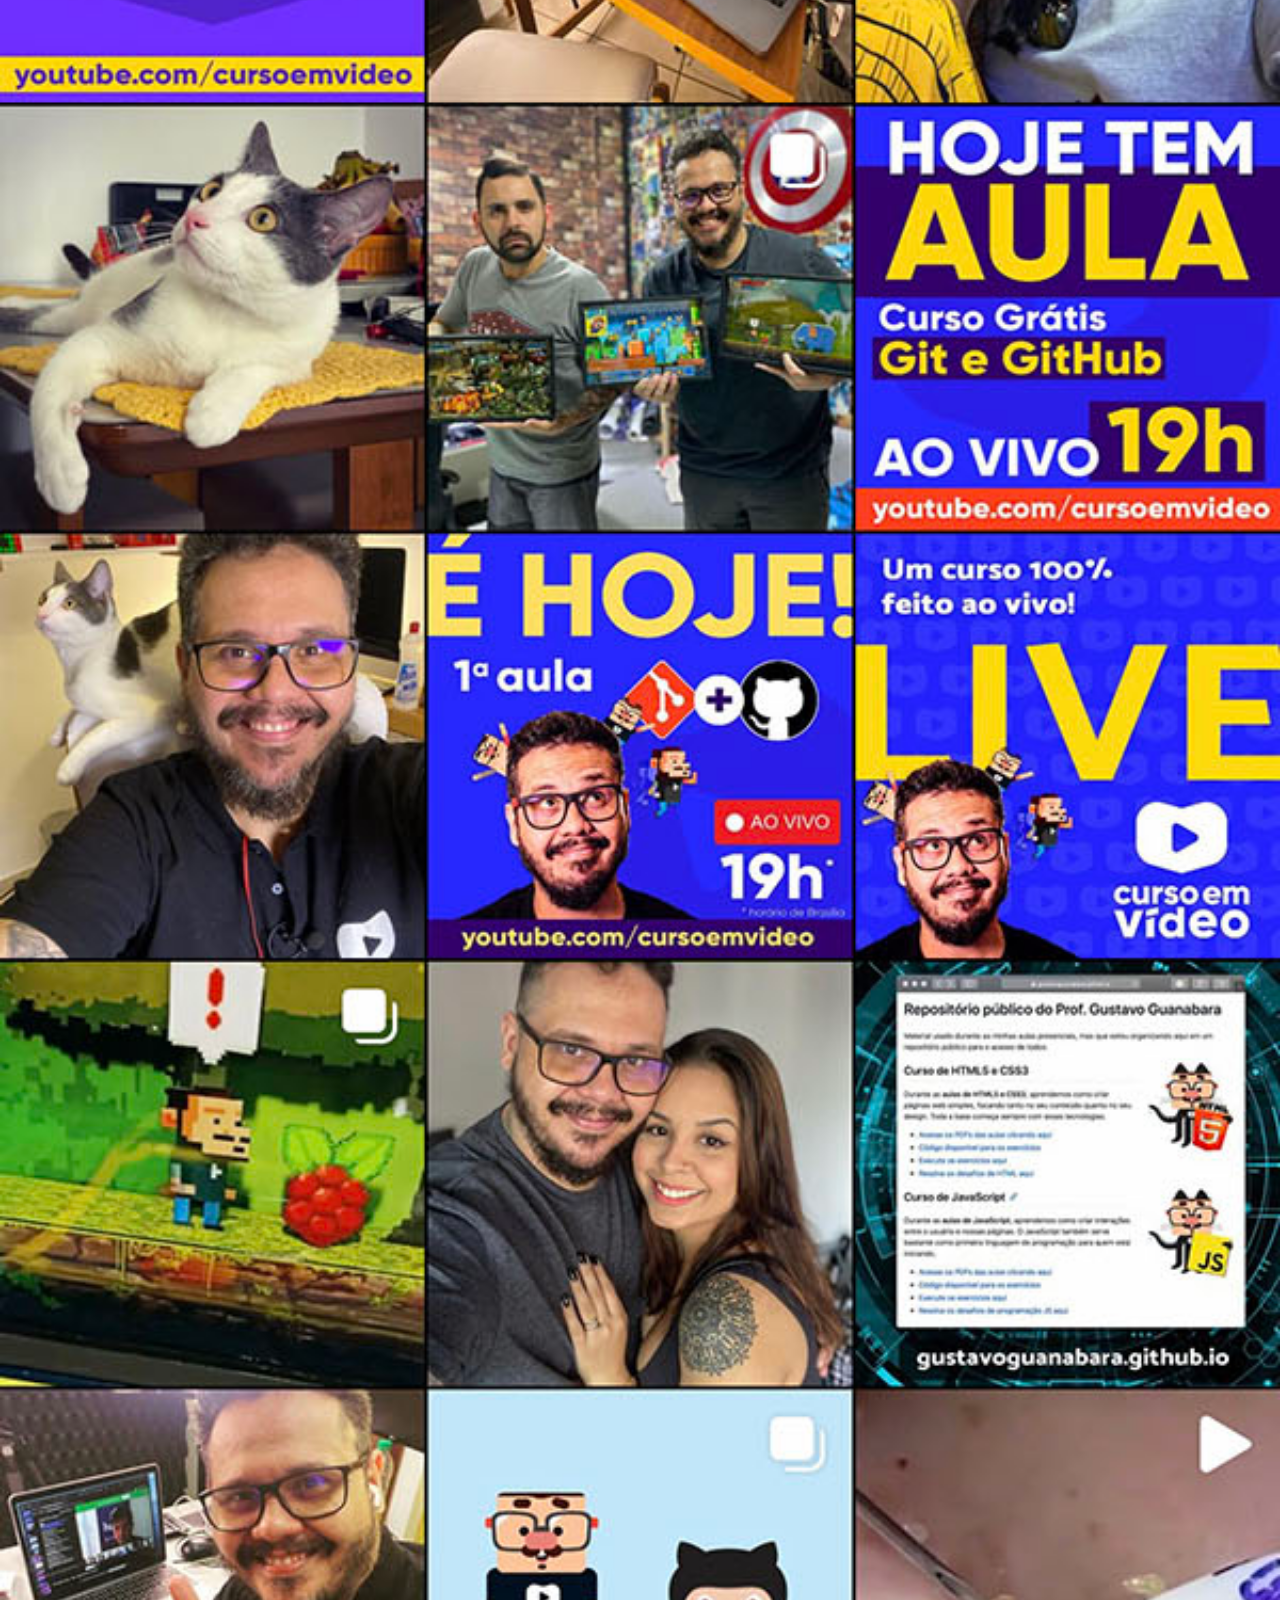
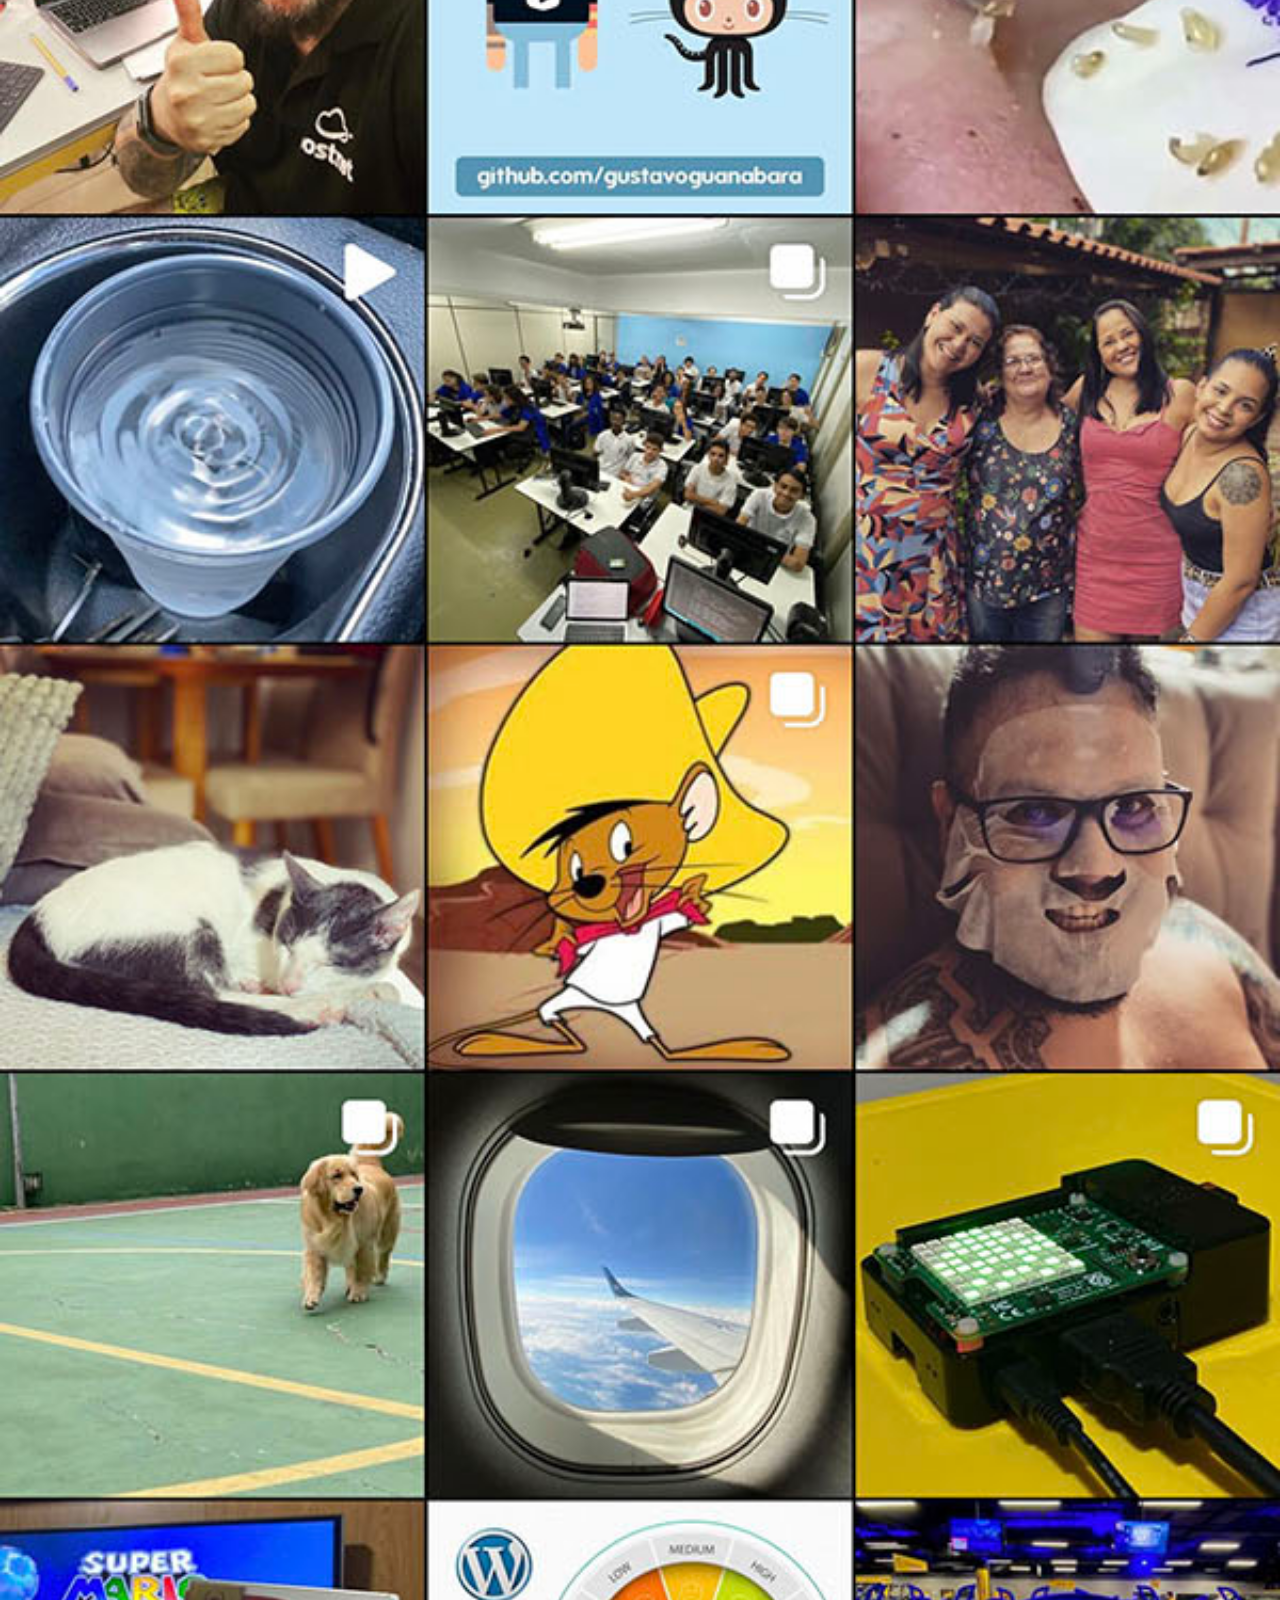
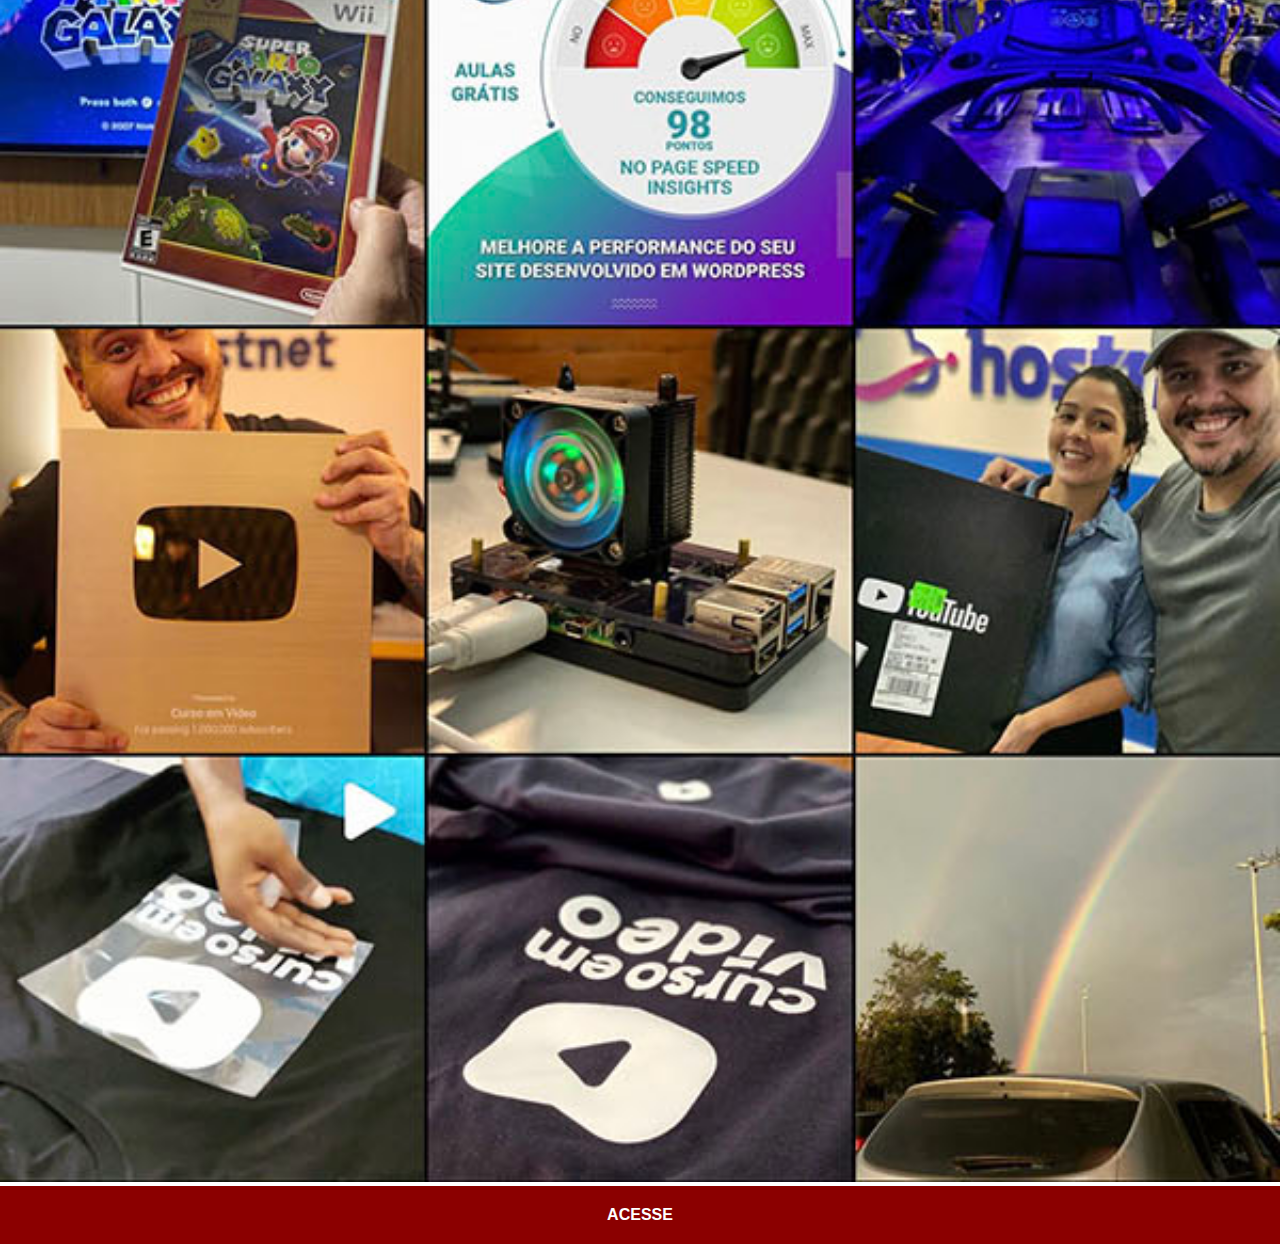
<file: ig.html>
<!DOCTYPE html>
<html lang="pt-br">
<head>
    <meta charset="UTF-8">
    <meta name="viewport" content="width=device-width, initial-scale=1.0">
    <title>Instagram</title>
    <link rel="stylesheet" href="./social.css">
</head>
<body>
    <img src="./imagens/tela-instagram.jpg" alt="Instagram">
    <a target="_blank" href="https://www.instagram.com/luissffelipe_/">ACESSE</a>
</body>
</html>
</file>
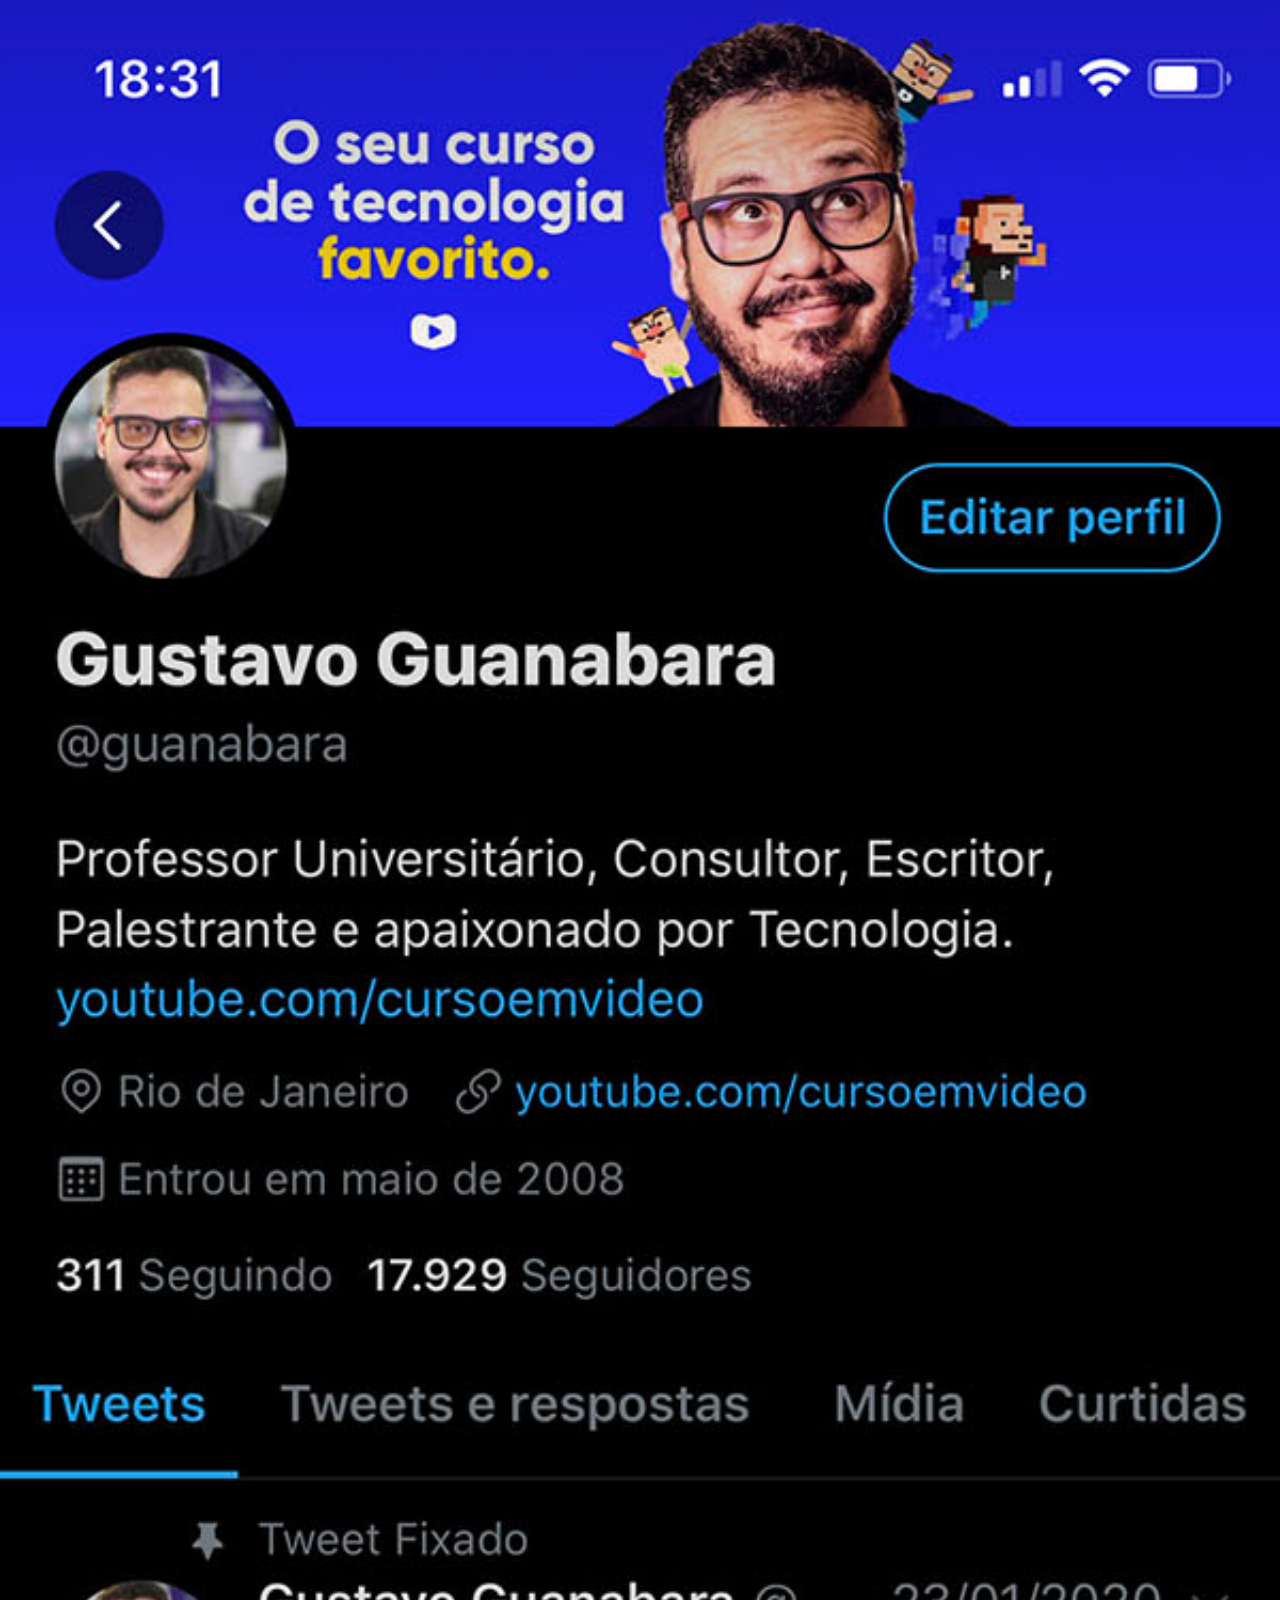
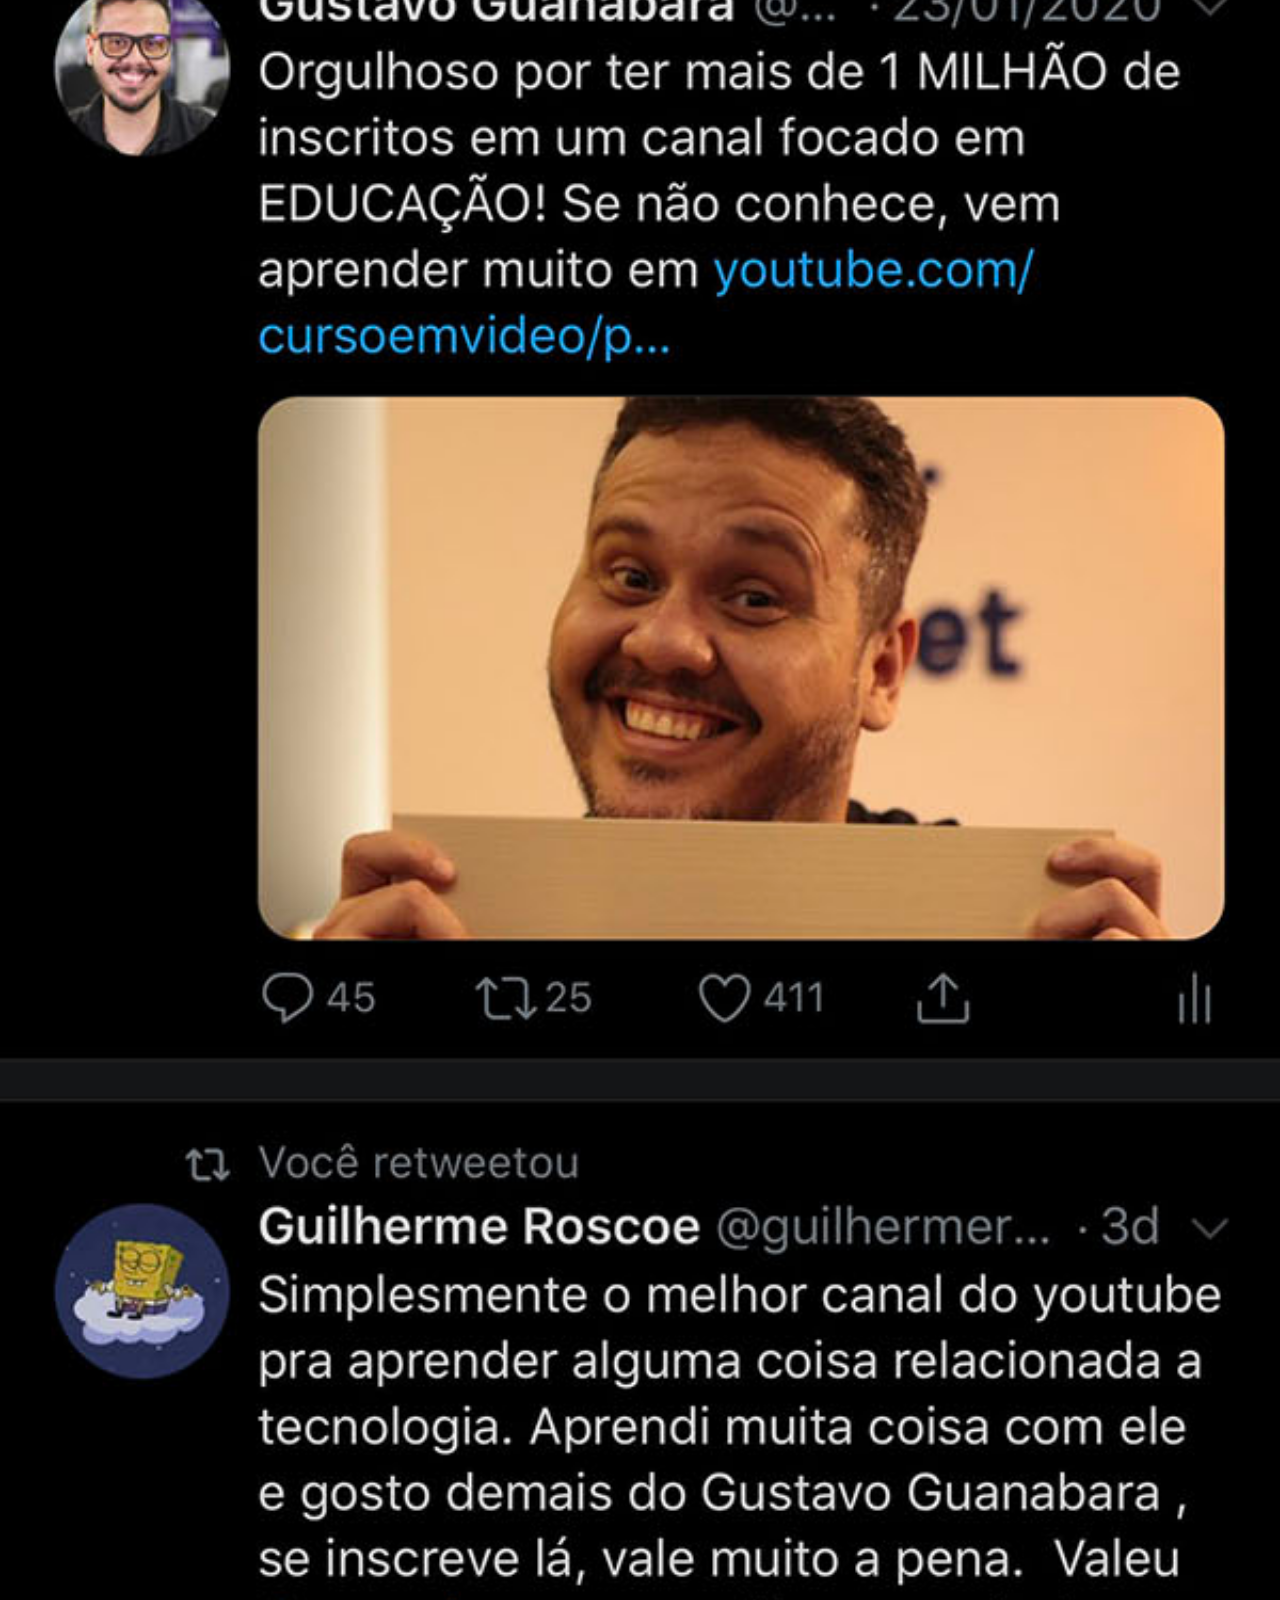
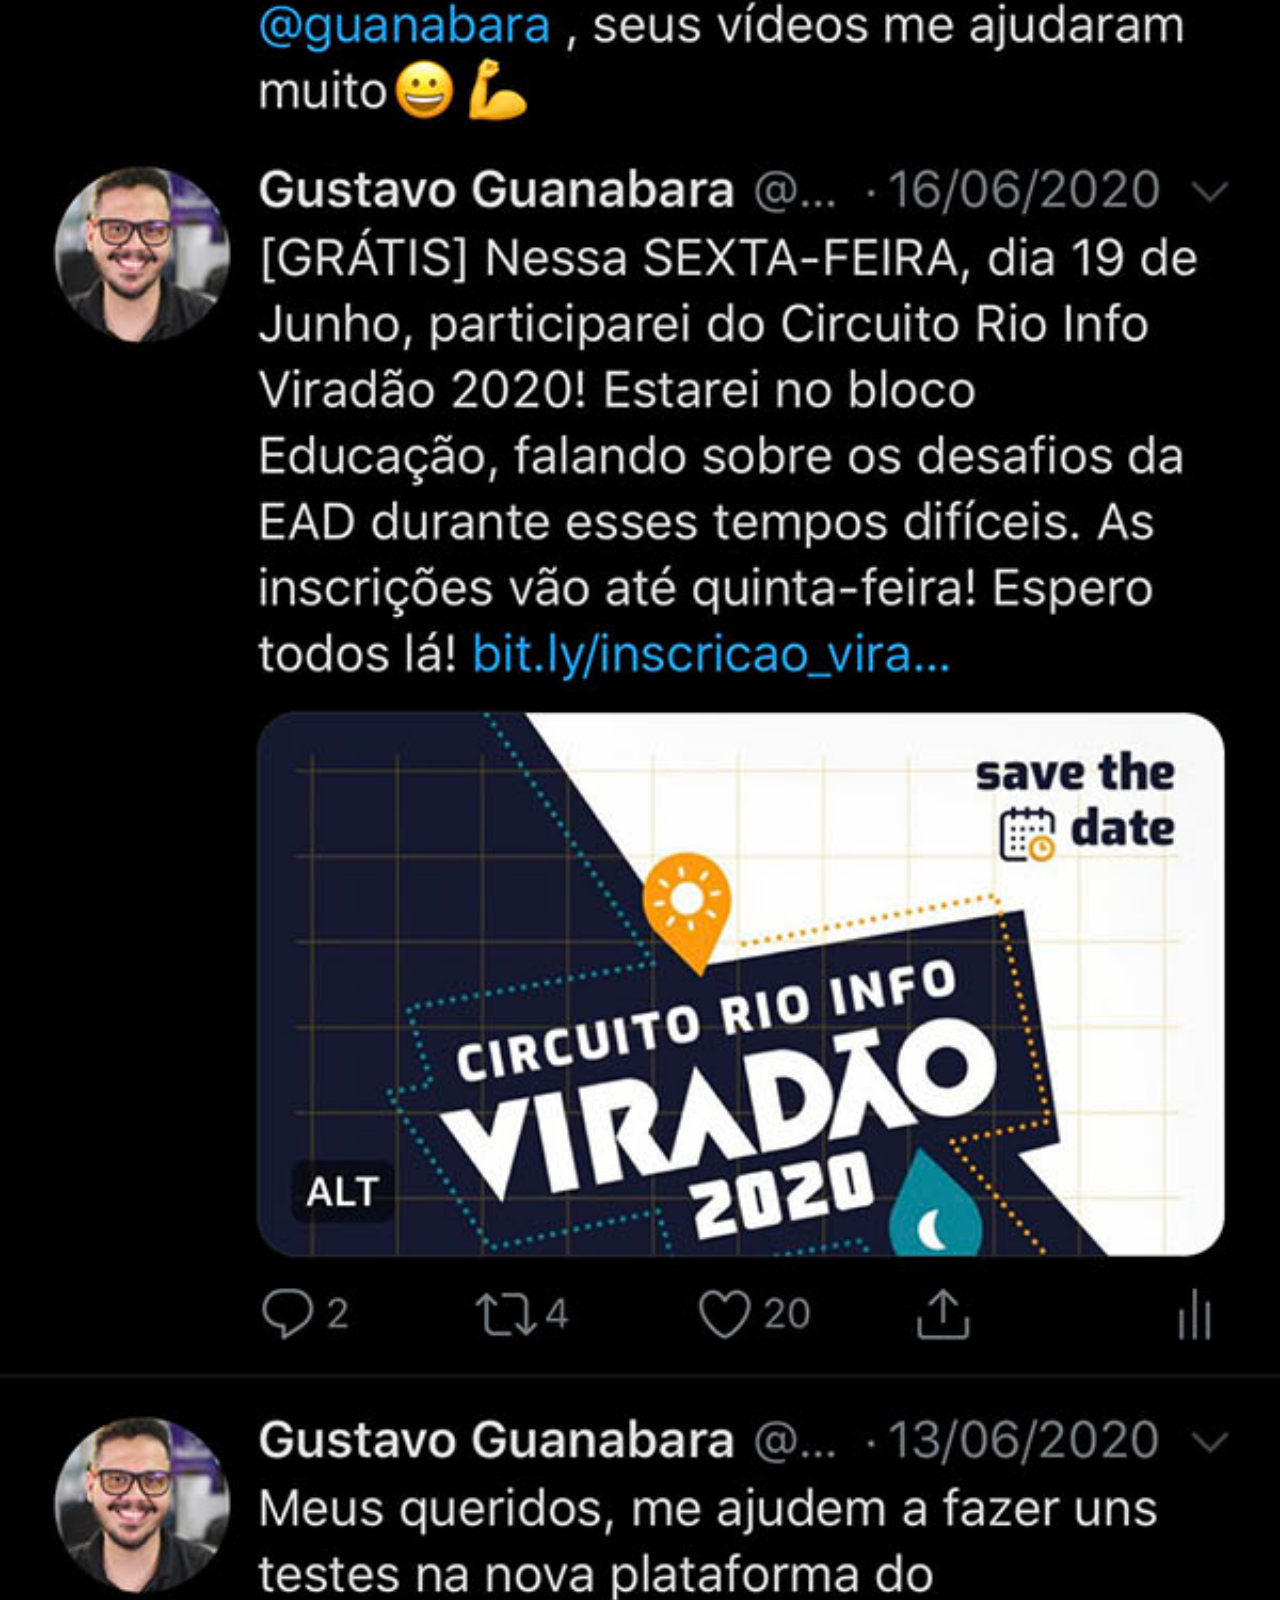
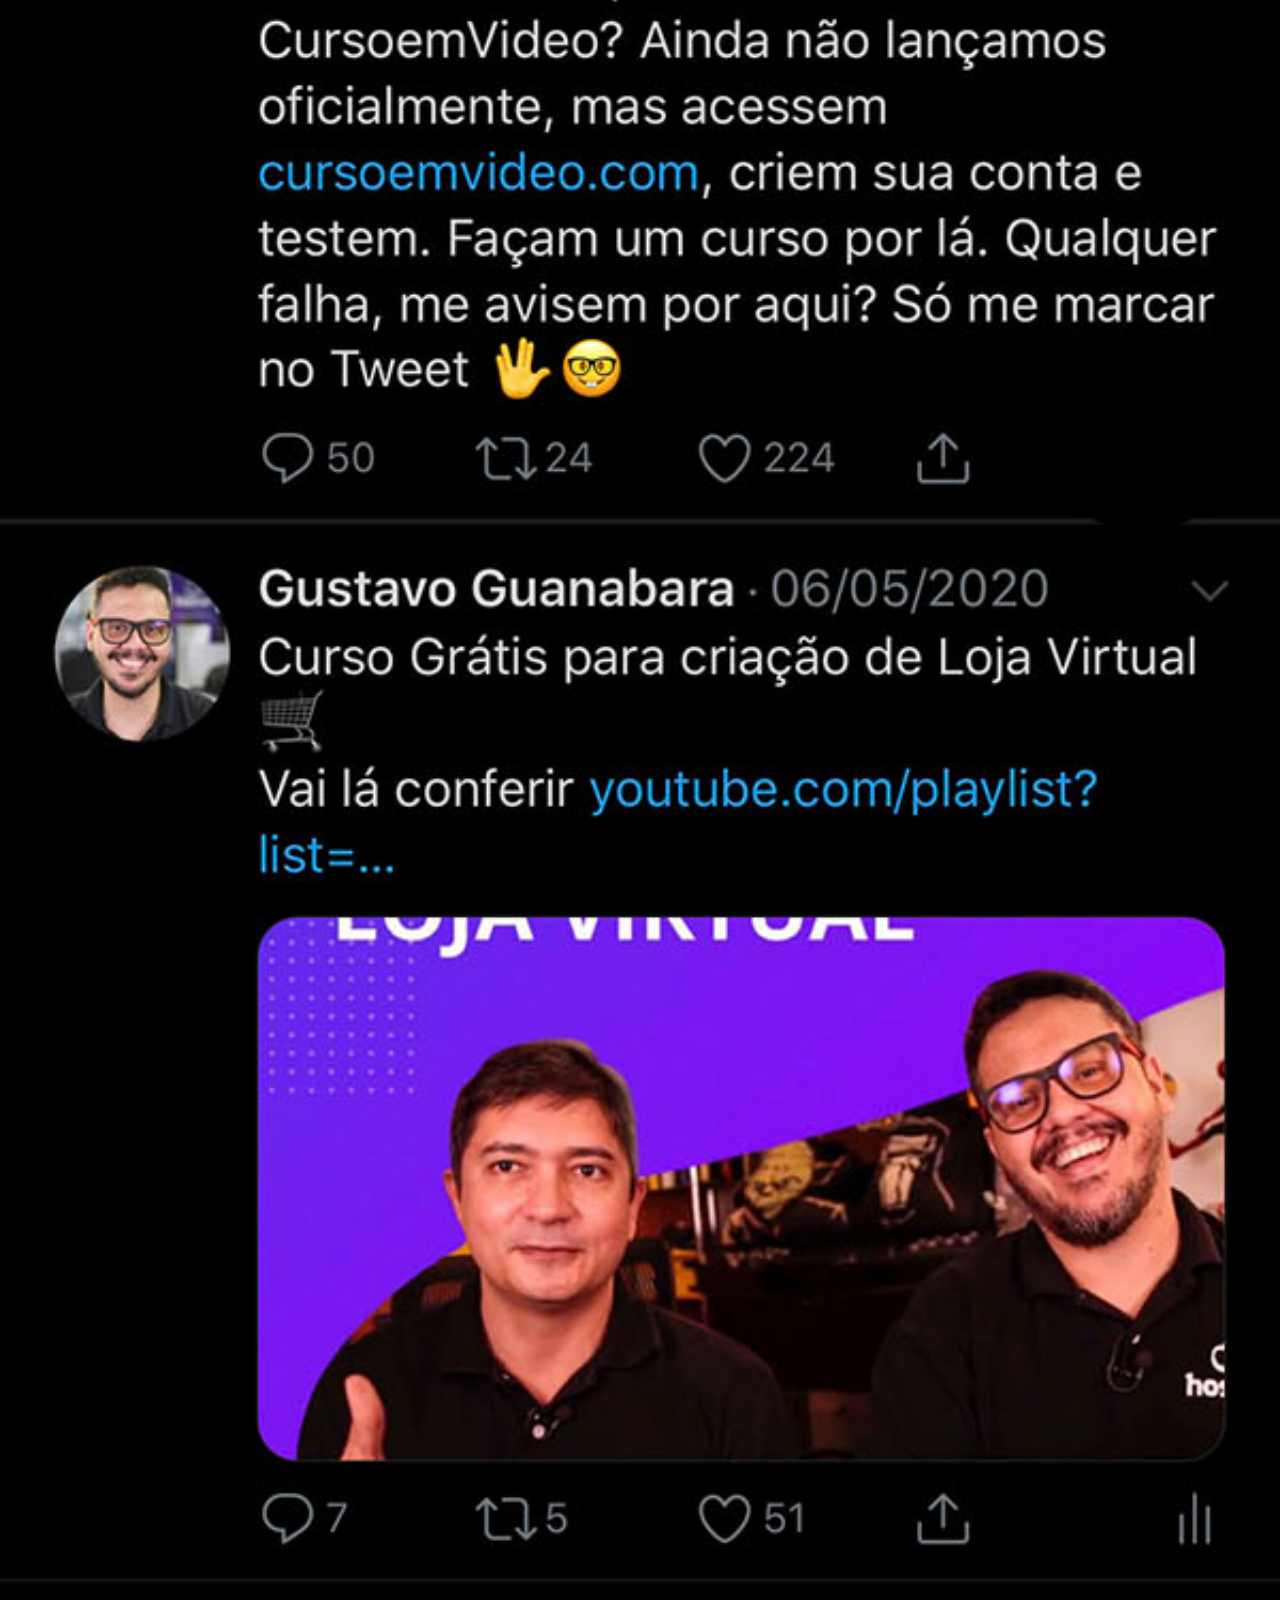
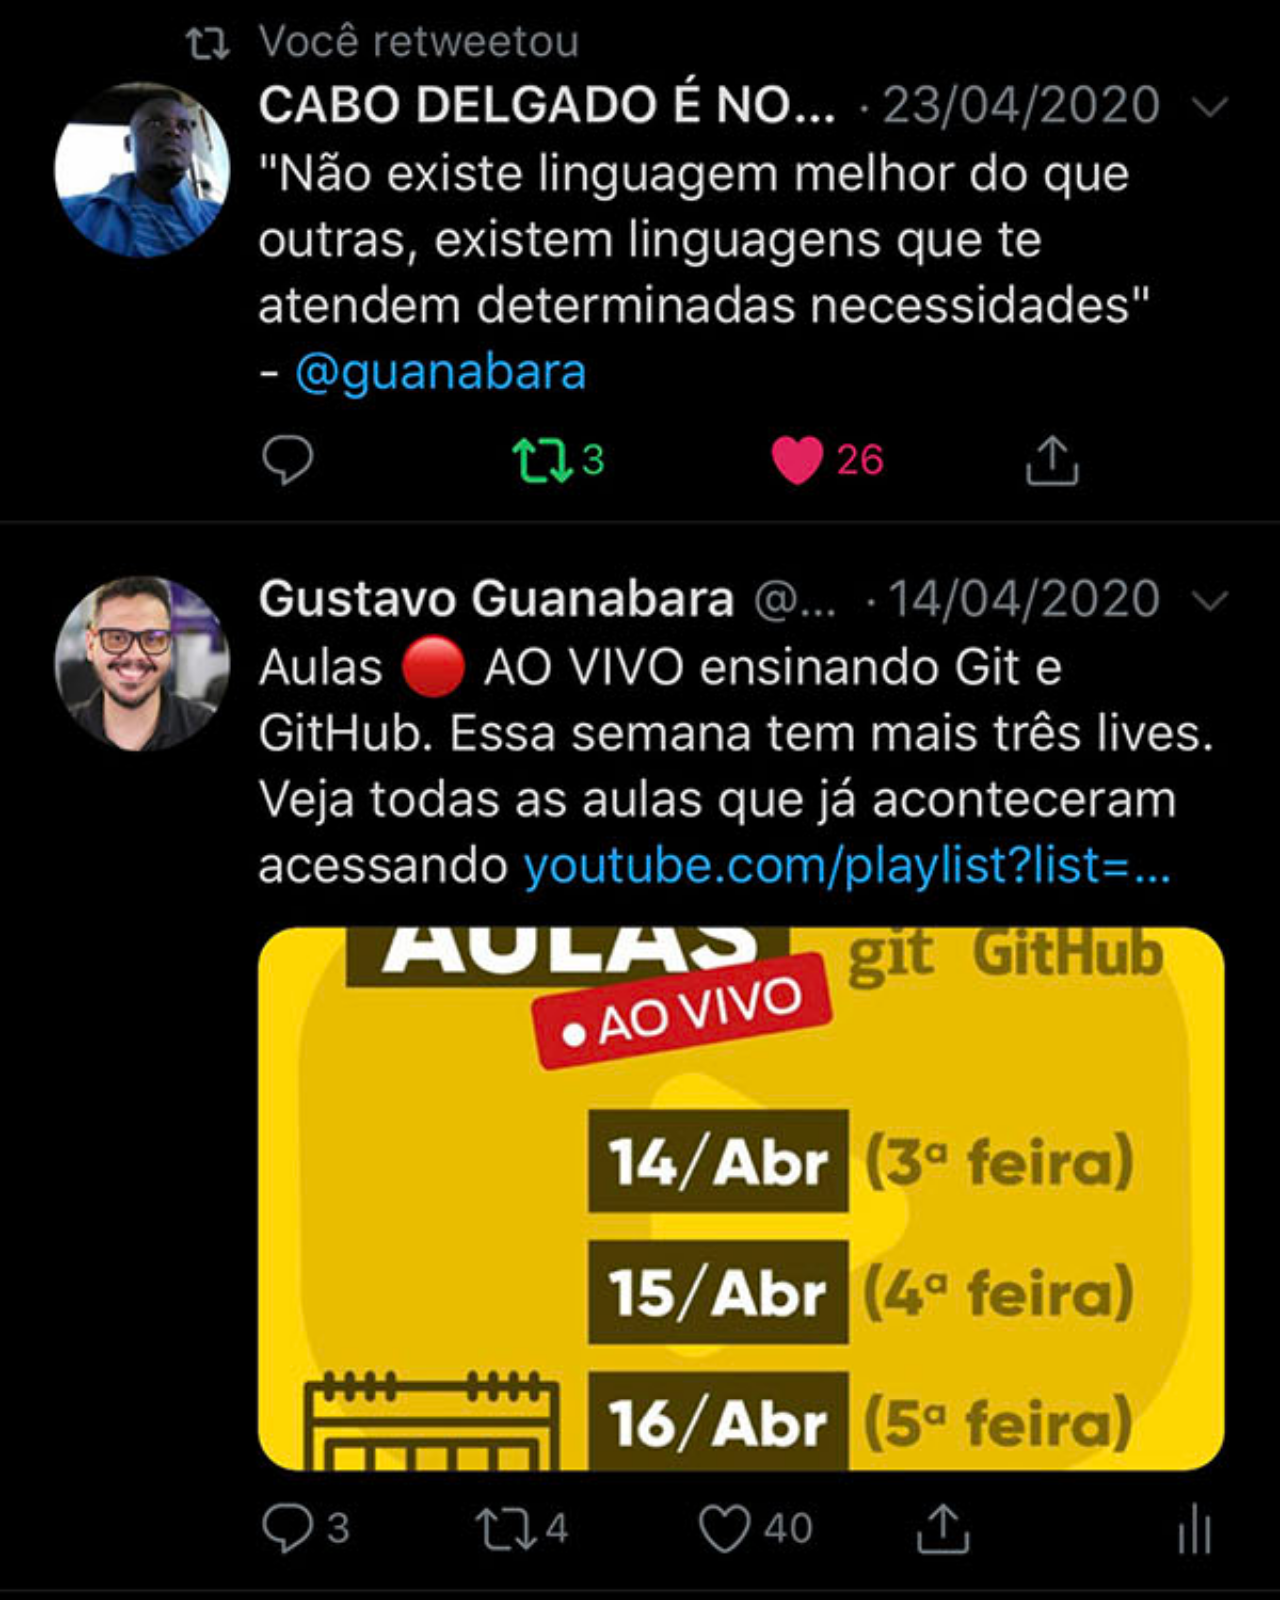
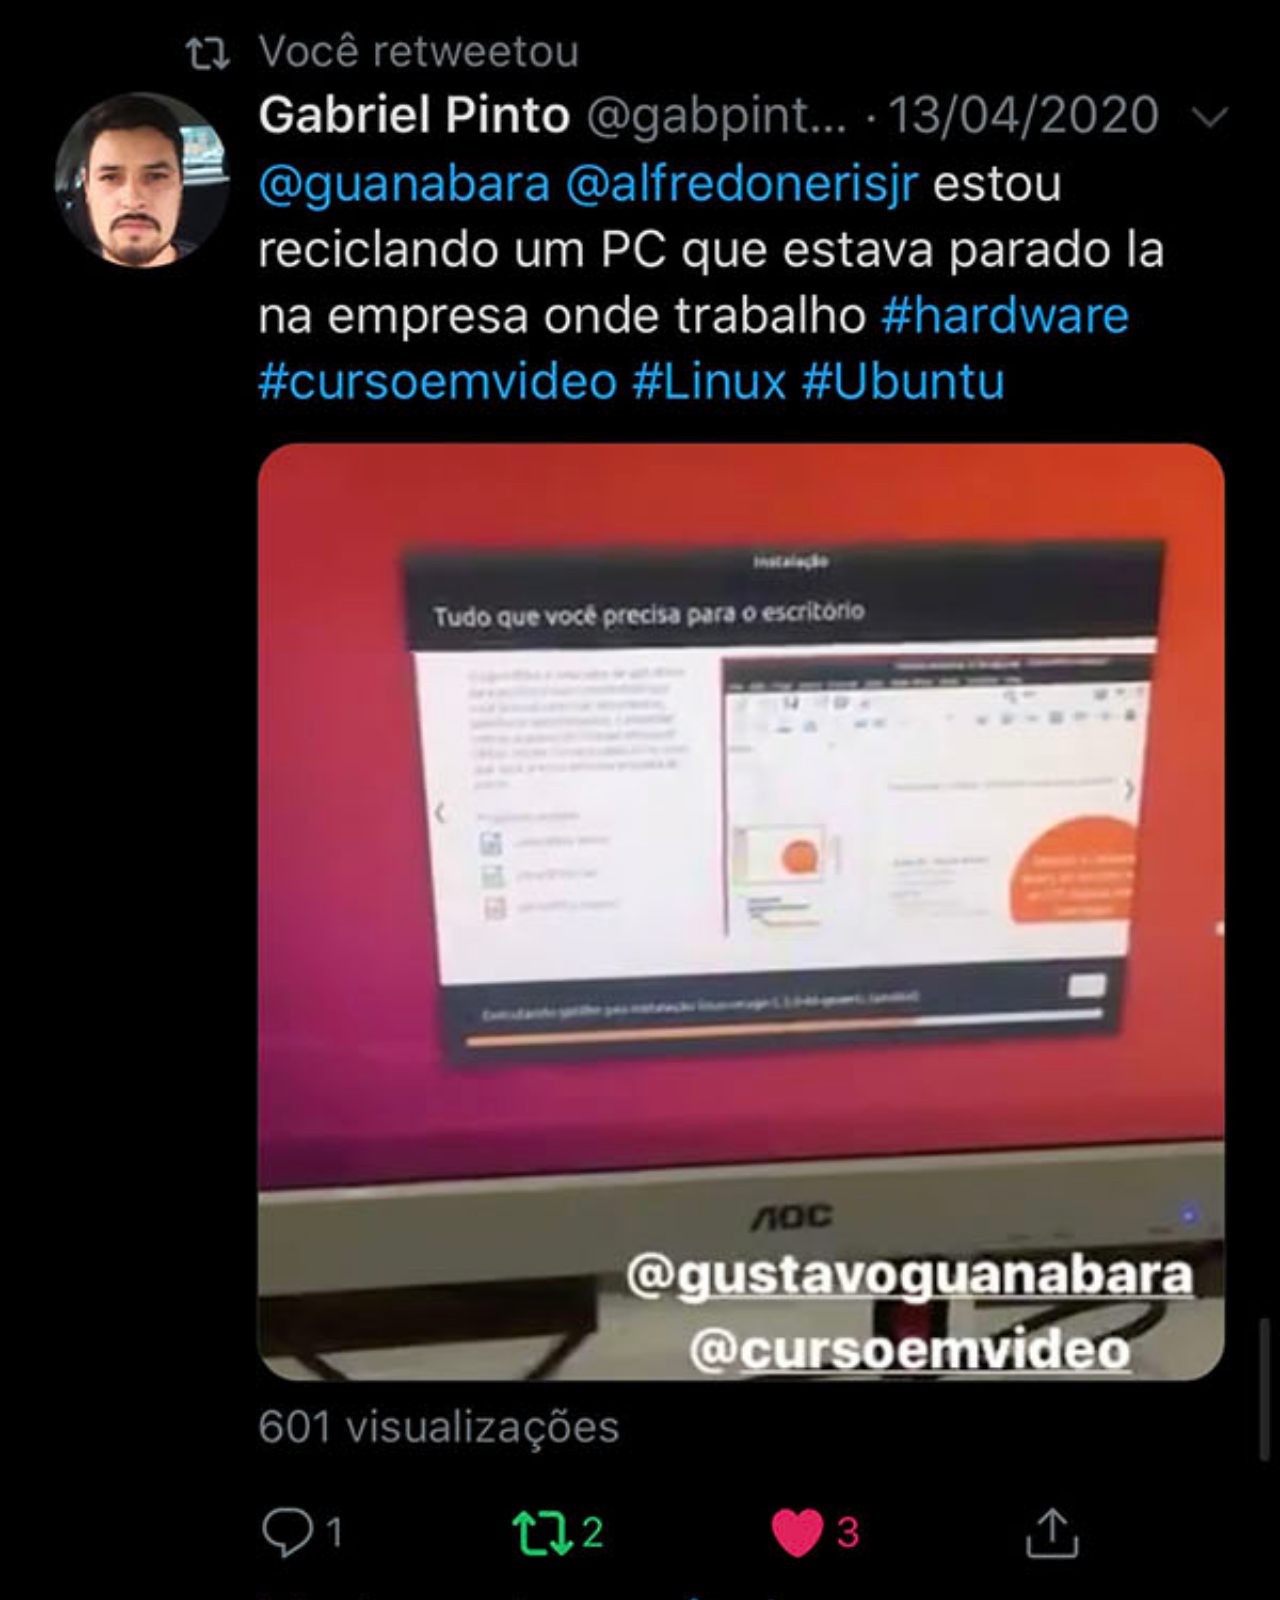
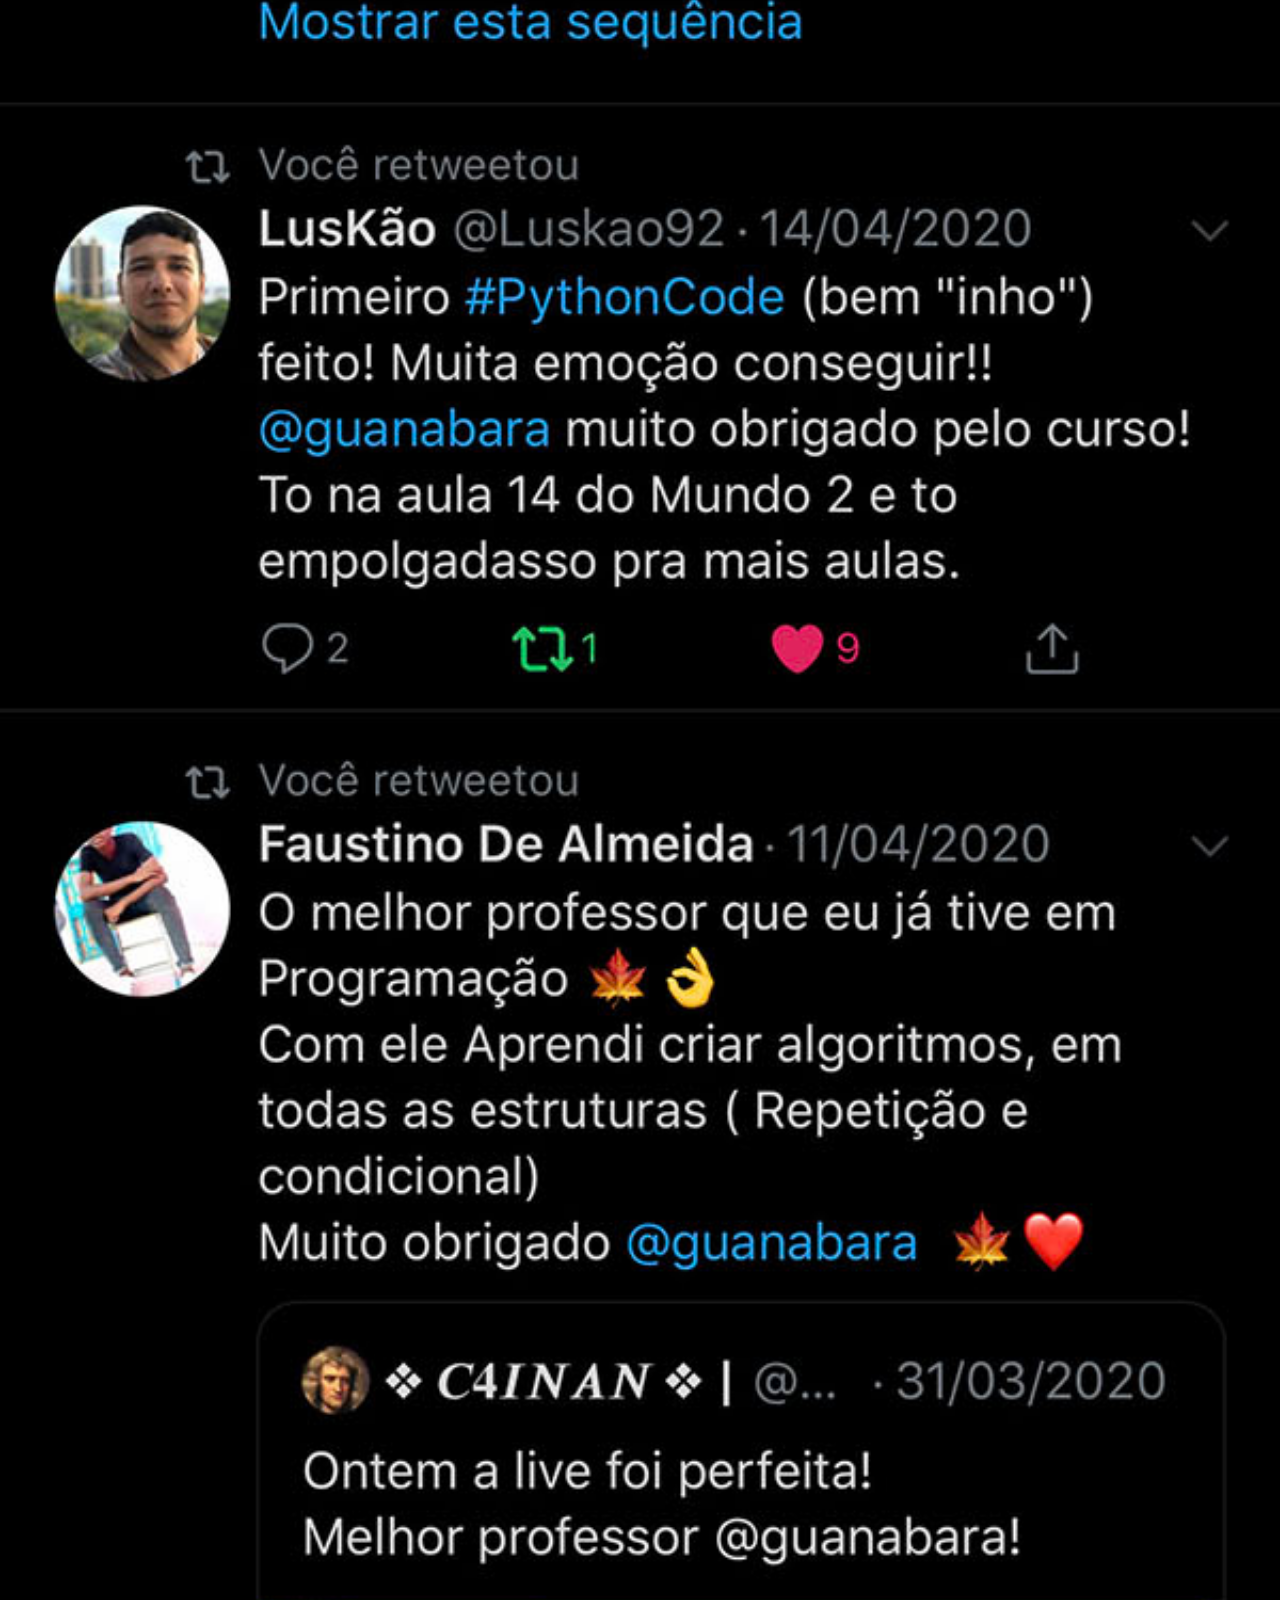
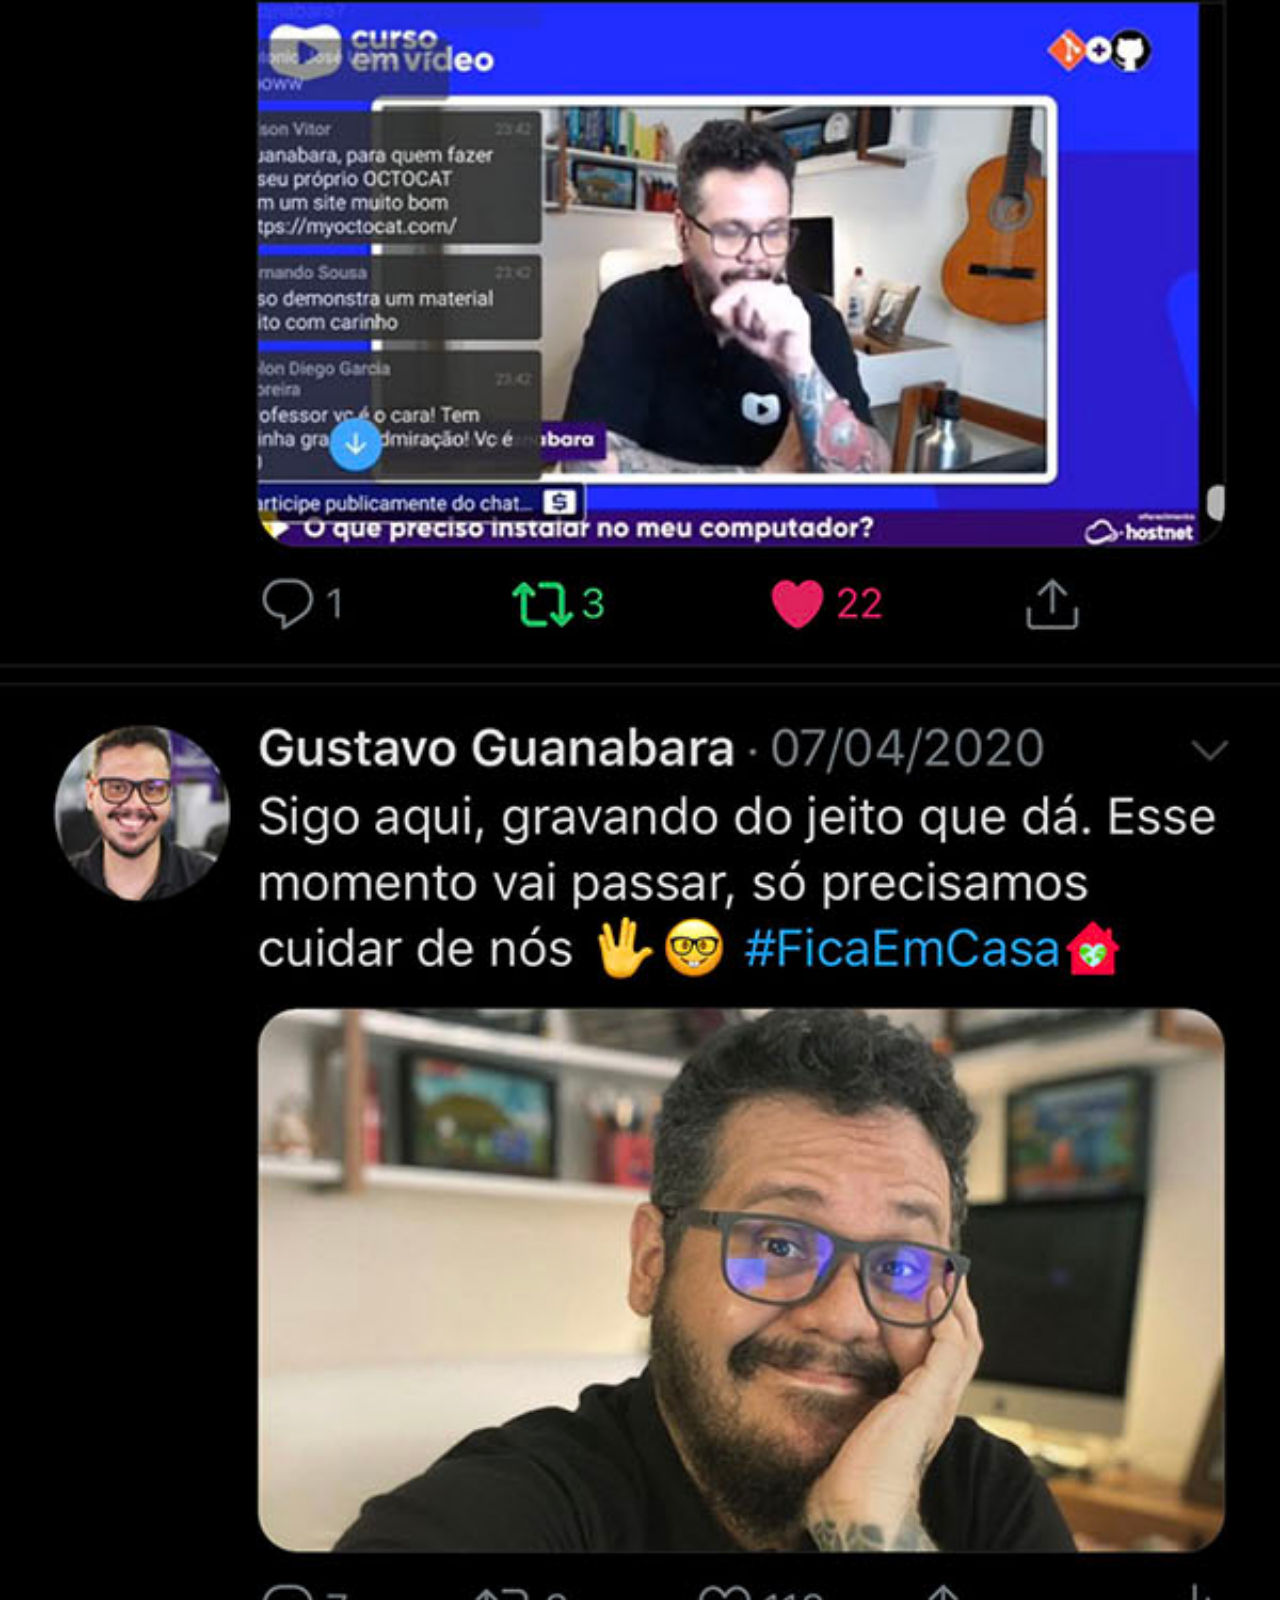
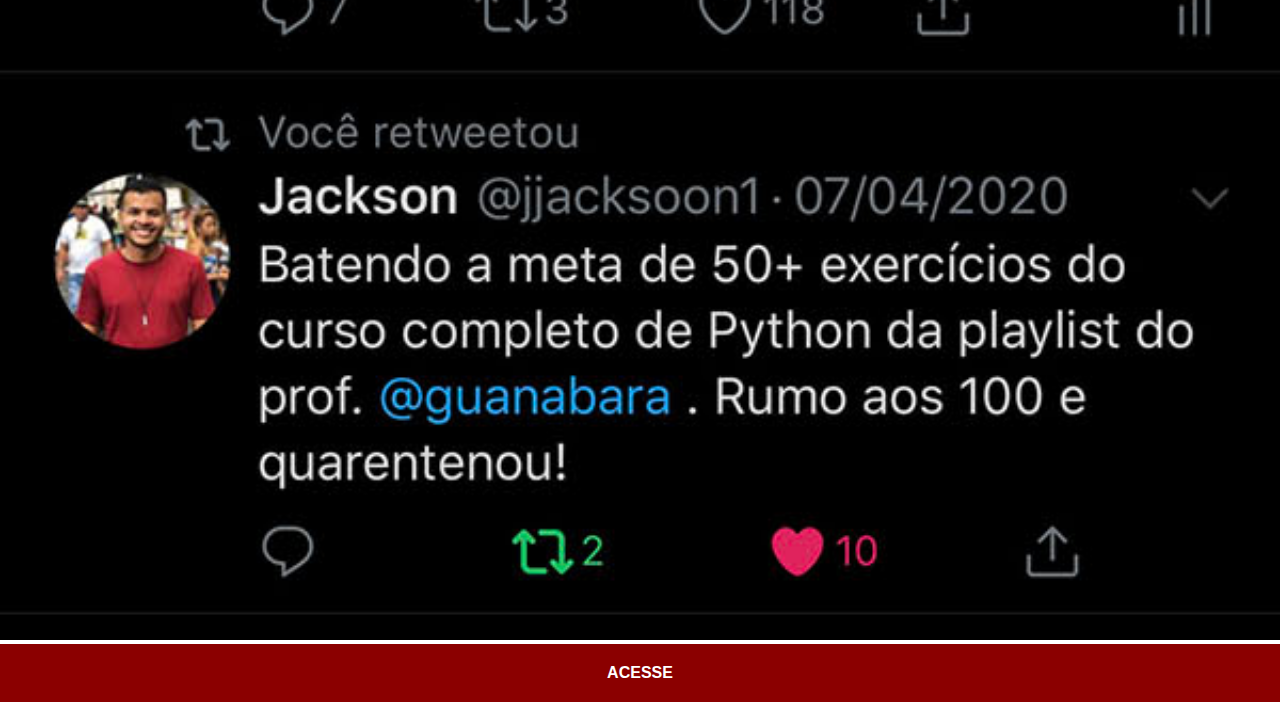
<file: tt.html>
<!DOCTYPE html>
<html lang="pt-br">
<head>
    <meta charset="UTF-8">
    <meta name="viewport" content="width=device-width, initial-scale=1.0">
    <title>Twitter</title>
    <link rel="stylesheet" href="./social.css">
</head>
<body>
    <img src="./imagens/tela-twitter.jpg" alt="Twitter">
    <a href="https://twitter.com/luissffelipe__">ACESSE</a>
</body>
</html>
</file>
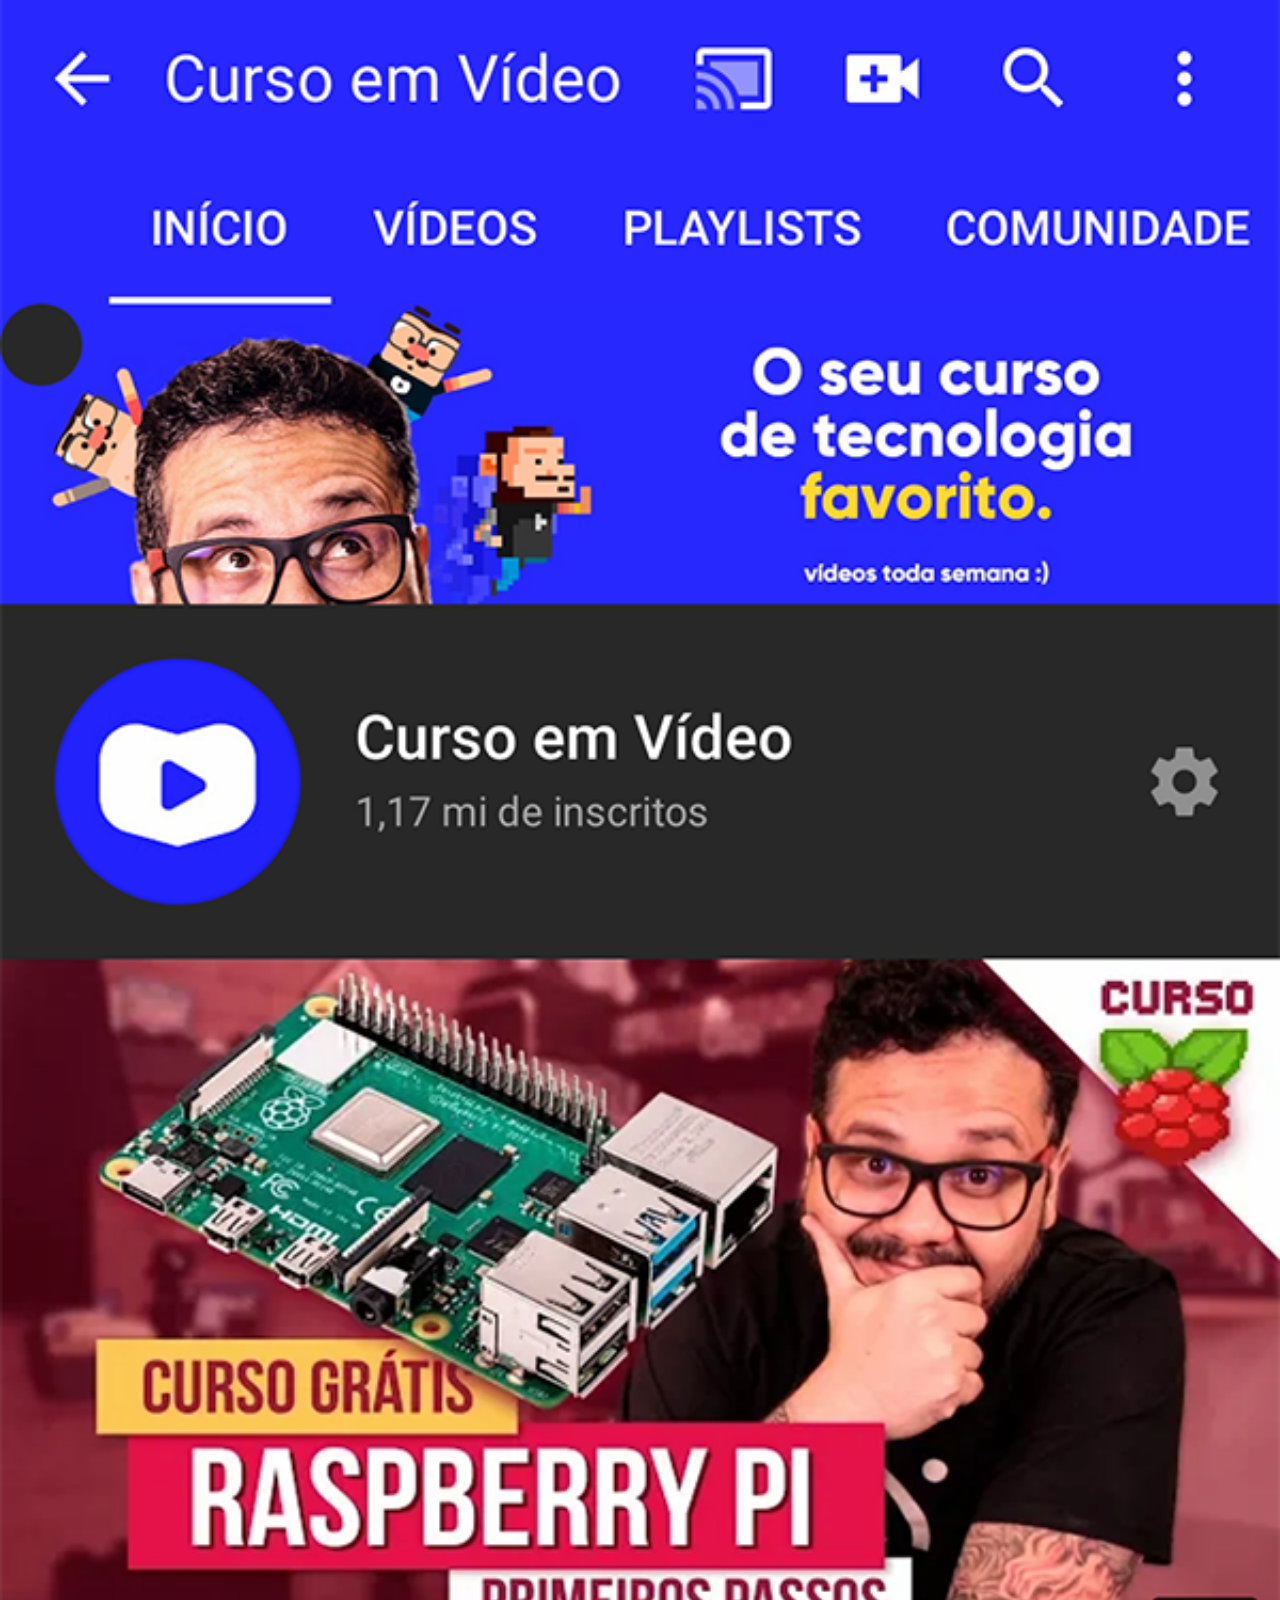
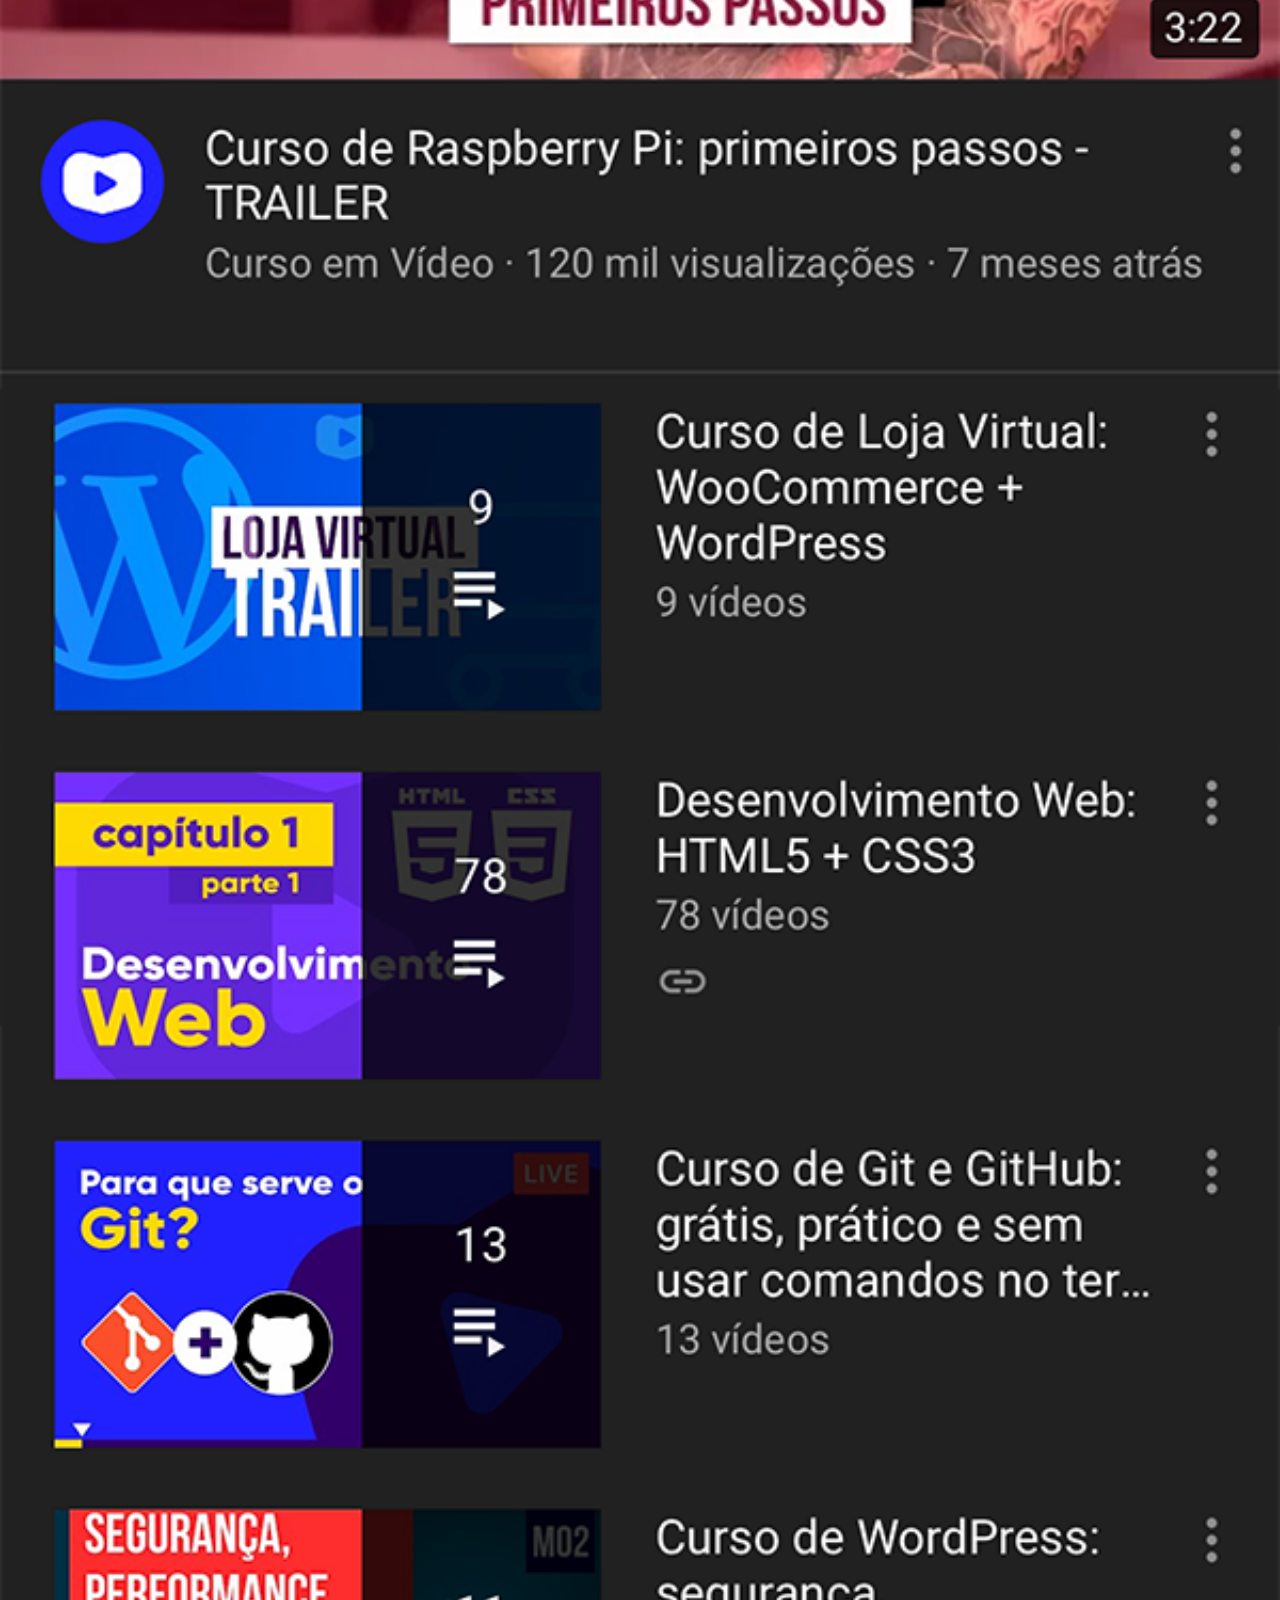
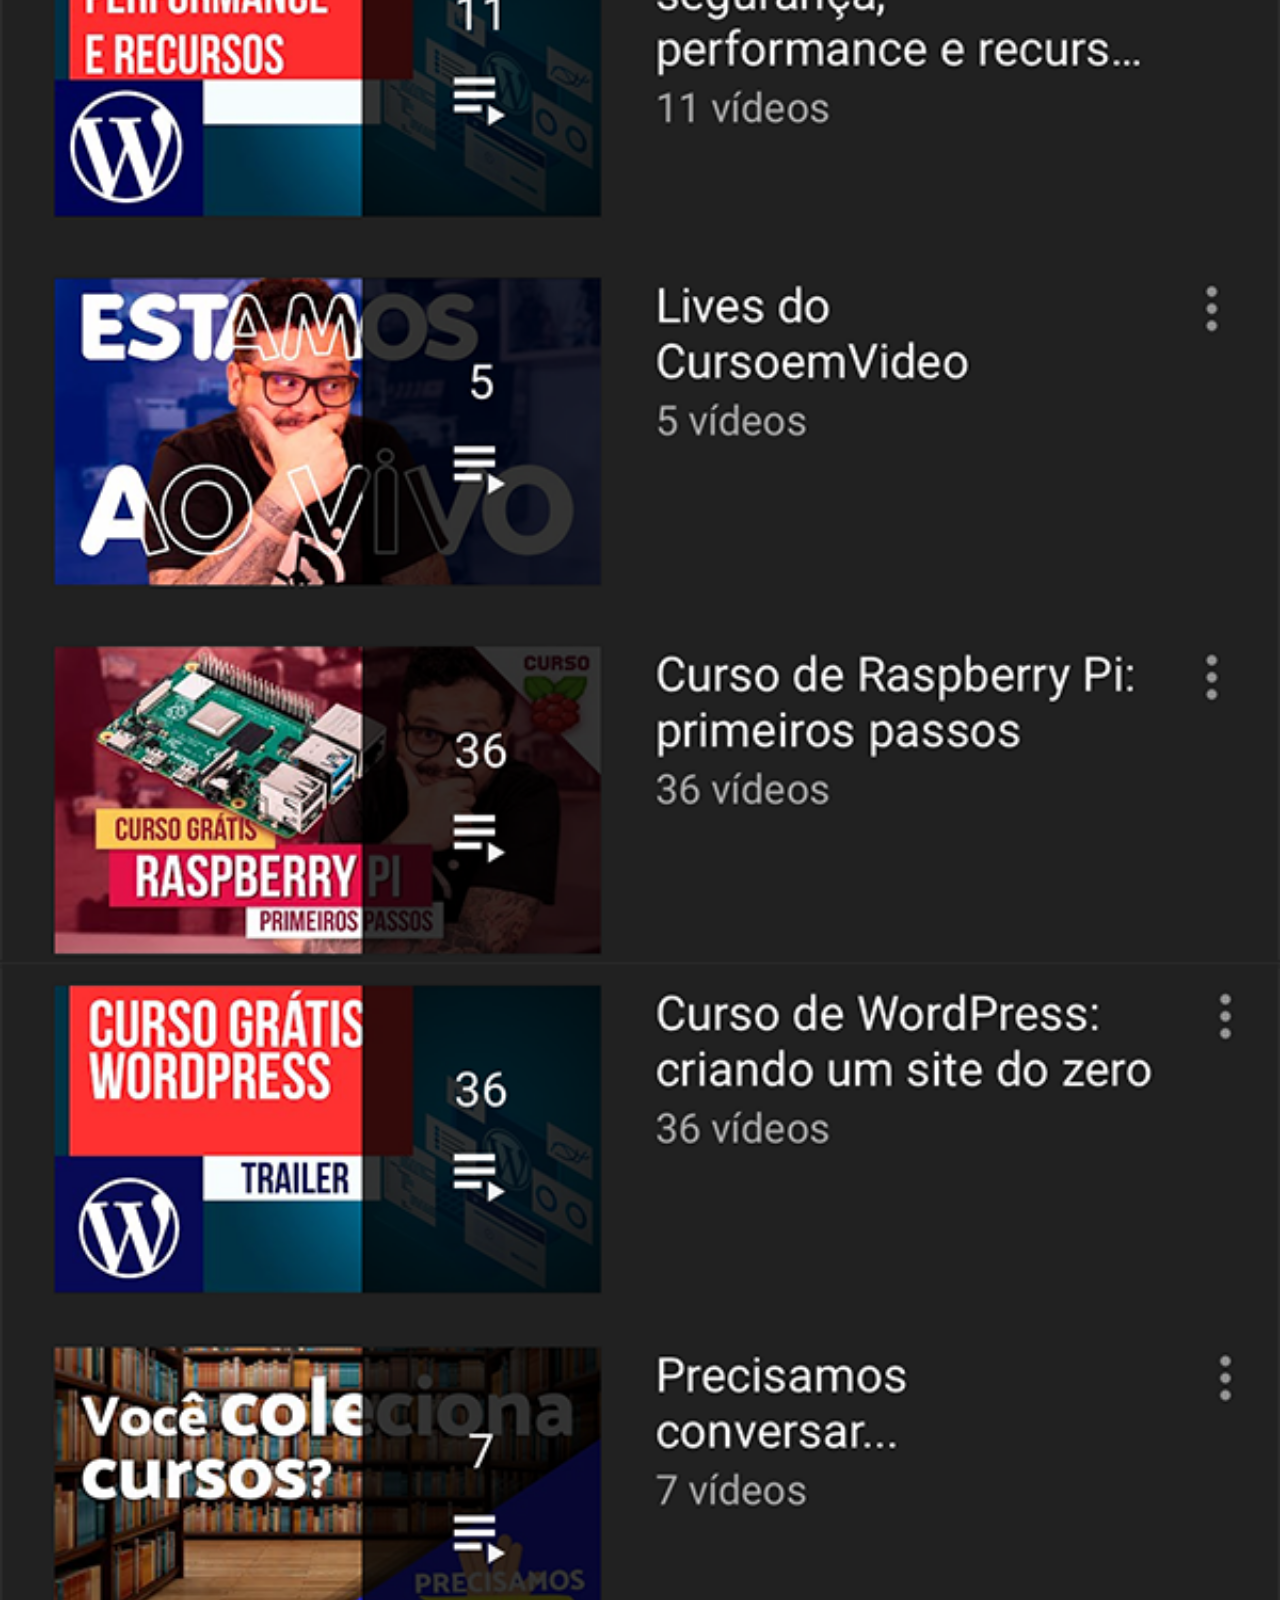
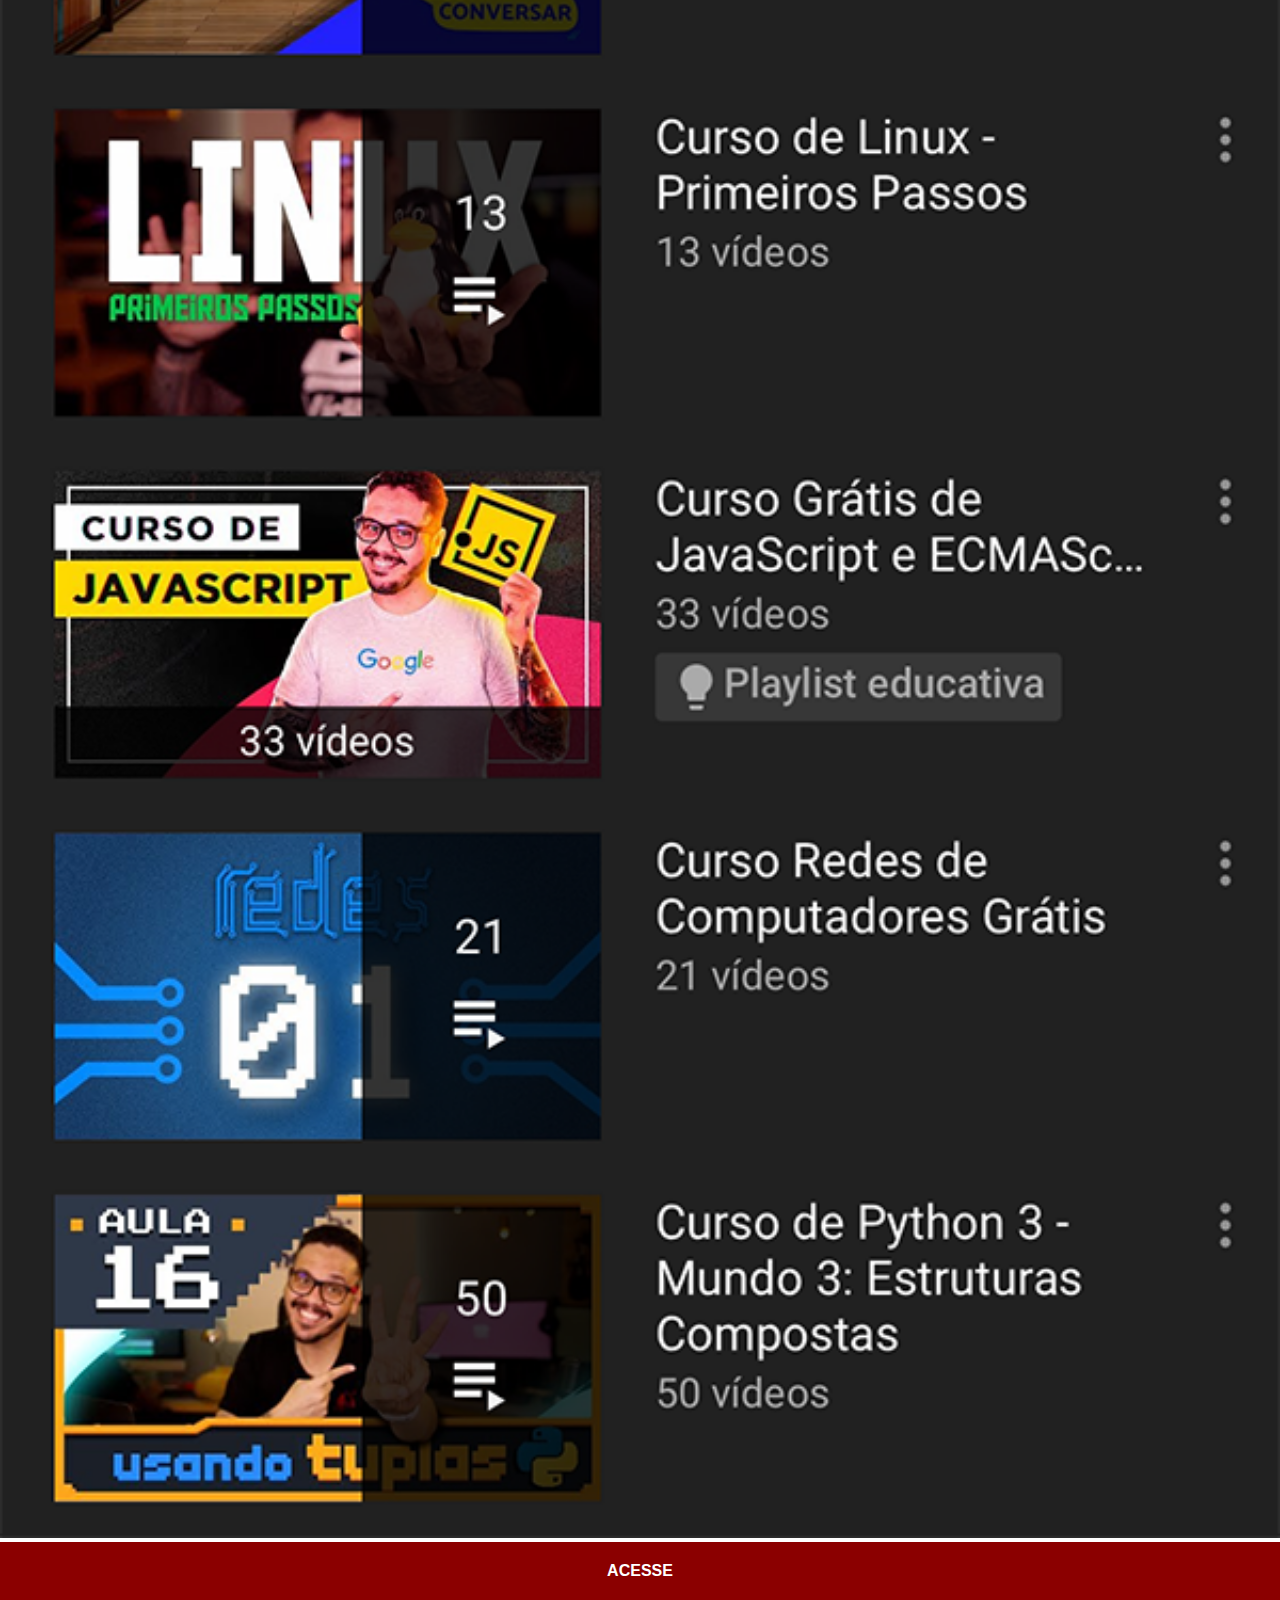
<file: yt.html>
<!DOCTYPE html>
<html lang="pt-br">
<head>
    <meta charset="UTF-8">
    <meta name="viewport" content="width=device-width, initial-scale=1.0">
    <title>YouTube</title>
    <link rel="stylesheet" href="./social.css">
</head>
<body>
    <img src="./imagens/tela-youtube.png" alt="YouTube">
    <a href="https://www.youtube.com/c/CursoemV%C3%ADdeo/playlists" target="_blank">ACESSE</a>
</body>
</html>
</file>
<file: estilos/styles.css>
@charset "UTF-8";

* {
    margin: 0;
    padding: 0;
    font-family: Arial, Helvetica, sans-serif;
}

html , body {
    height: 100vh;
    width: 100vw;
    background-color: black;
}

body {
    background: url(../imagens/fundo-madeira.jpg) no-repeat top center;
    background-size: cover;
    background-attachment: fixed;
}

main {
    height: 100vh;
    position: relative;
}

#telefone {
    height: 627px;
    width: 311px;
    background: url(../imagens/frame-iphone.png) no-repeat;

    position: absolute;
    top: 50%;
    left: 50%;
    transform: translate(-50%, -50%);
}

#tela {
    position: relative;
    top: 80px;
    left: 22px;
    width: 267px;
    height: 471px;
}

#redes {
    text-align: right;
}

#redes img {
    width: 50px;
    margin: 10px;
    border-radius: 50%;
    box-shadow: 2px 2px 5px rgba(0, 0, 0, 0.401);
    box-sizing: border-box;
}

#redes img:hover {
    border: 2px solid rgba(255, 255, 255, 0.638);
    transform: translate(-3px, -3px);
    box-shadow: 5px 5px 10px rgba(0, 0, 0, 0.608);
    transition: .3s;
}
</file>
<file: social.css>
@charset "UTF-8";

* {
    margin: 0;
    padding: 0;
    font-family: Arial, Helvetica, sans-serif;
}

::-webkit-scrollbar {
    width: 0;
    height: 0;
}

img {
    width: 100vh;
    width: 100vw;
}

a{
    display: block;
    background-color: darkred;
    padding: 20px;
    text-align: center;
    color: white;
    font-weight: bolder;
    text-decoration: none;
}

a:hover {
    background-color: red;
}
</file>
